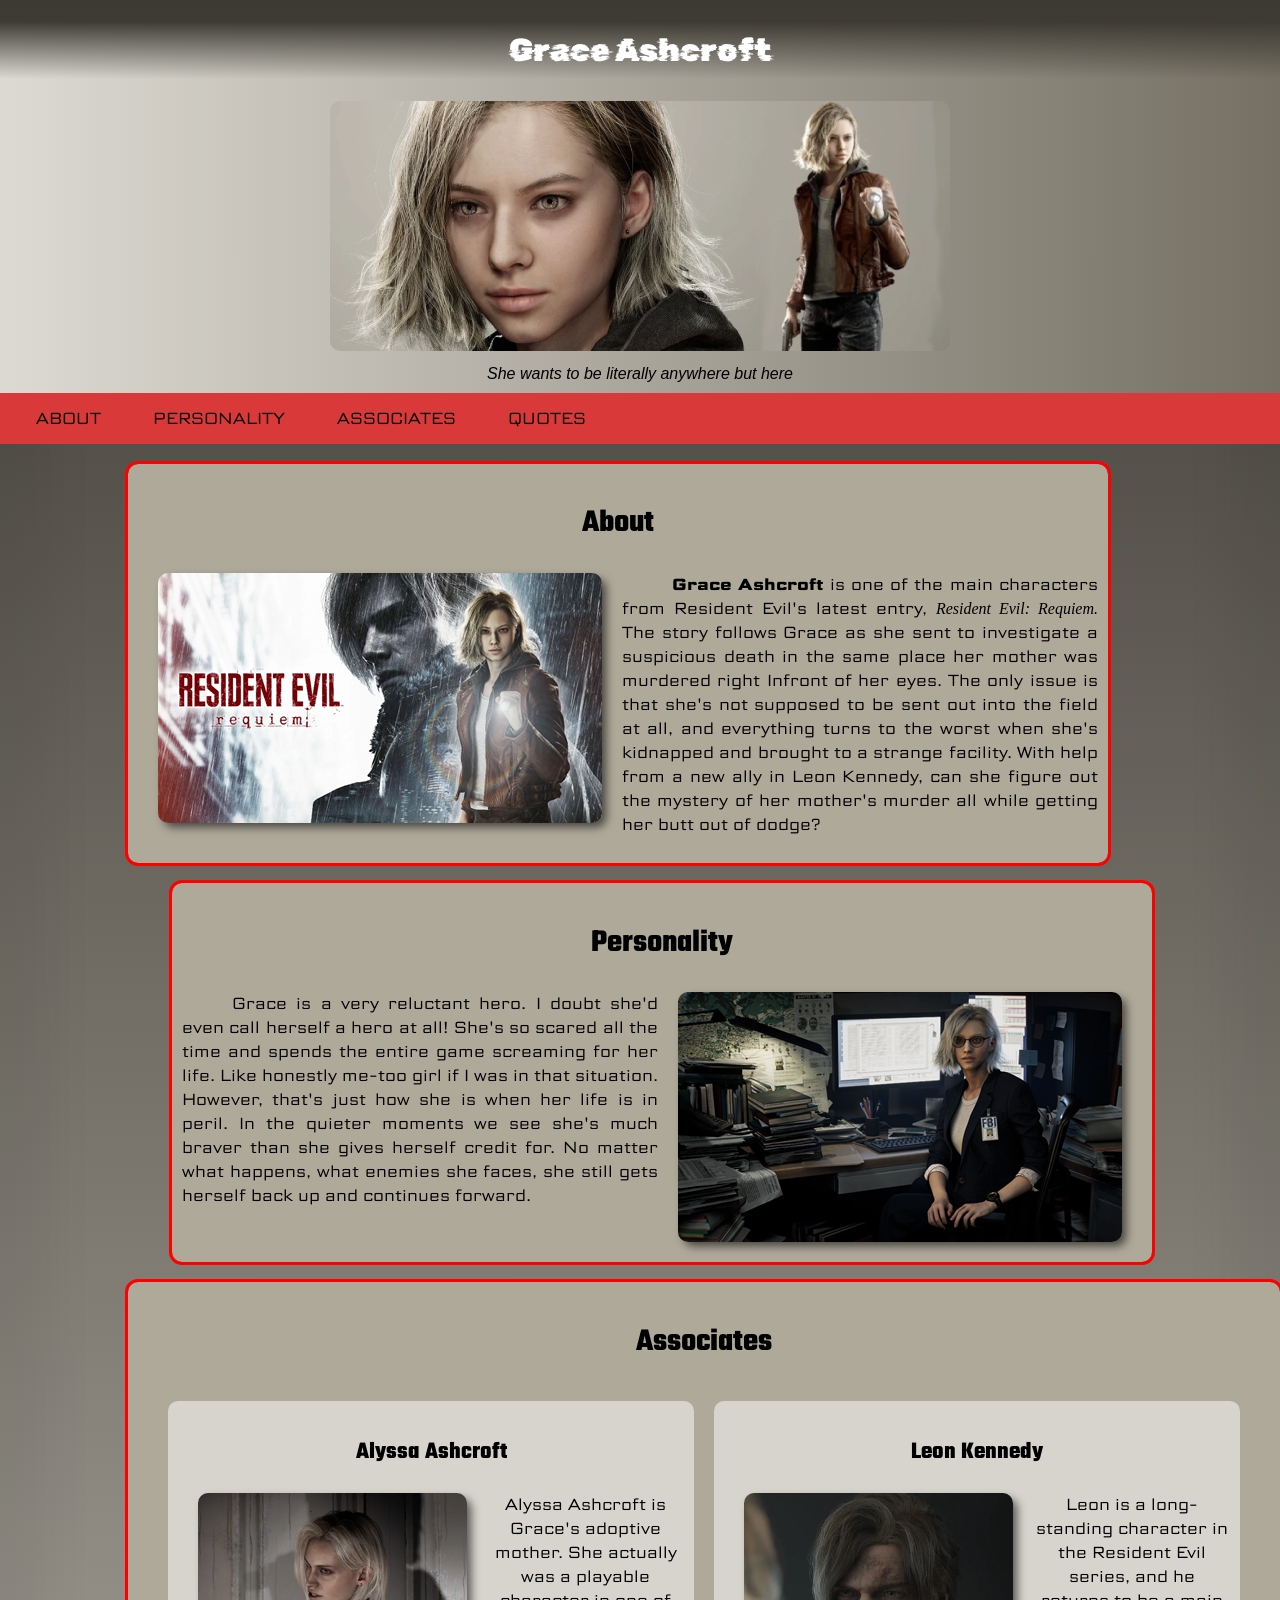
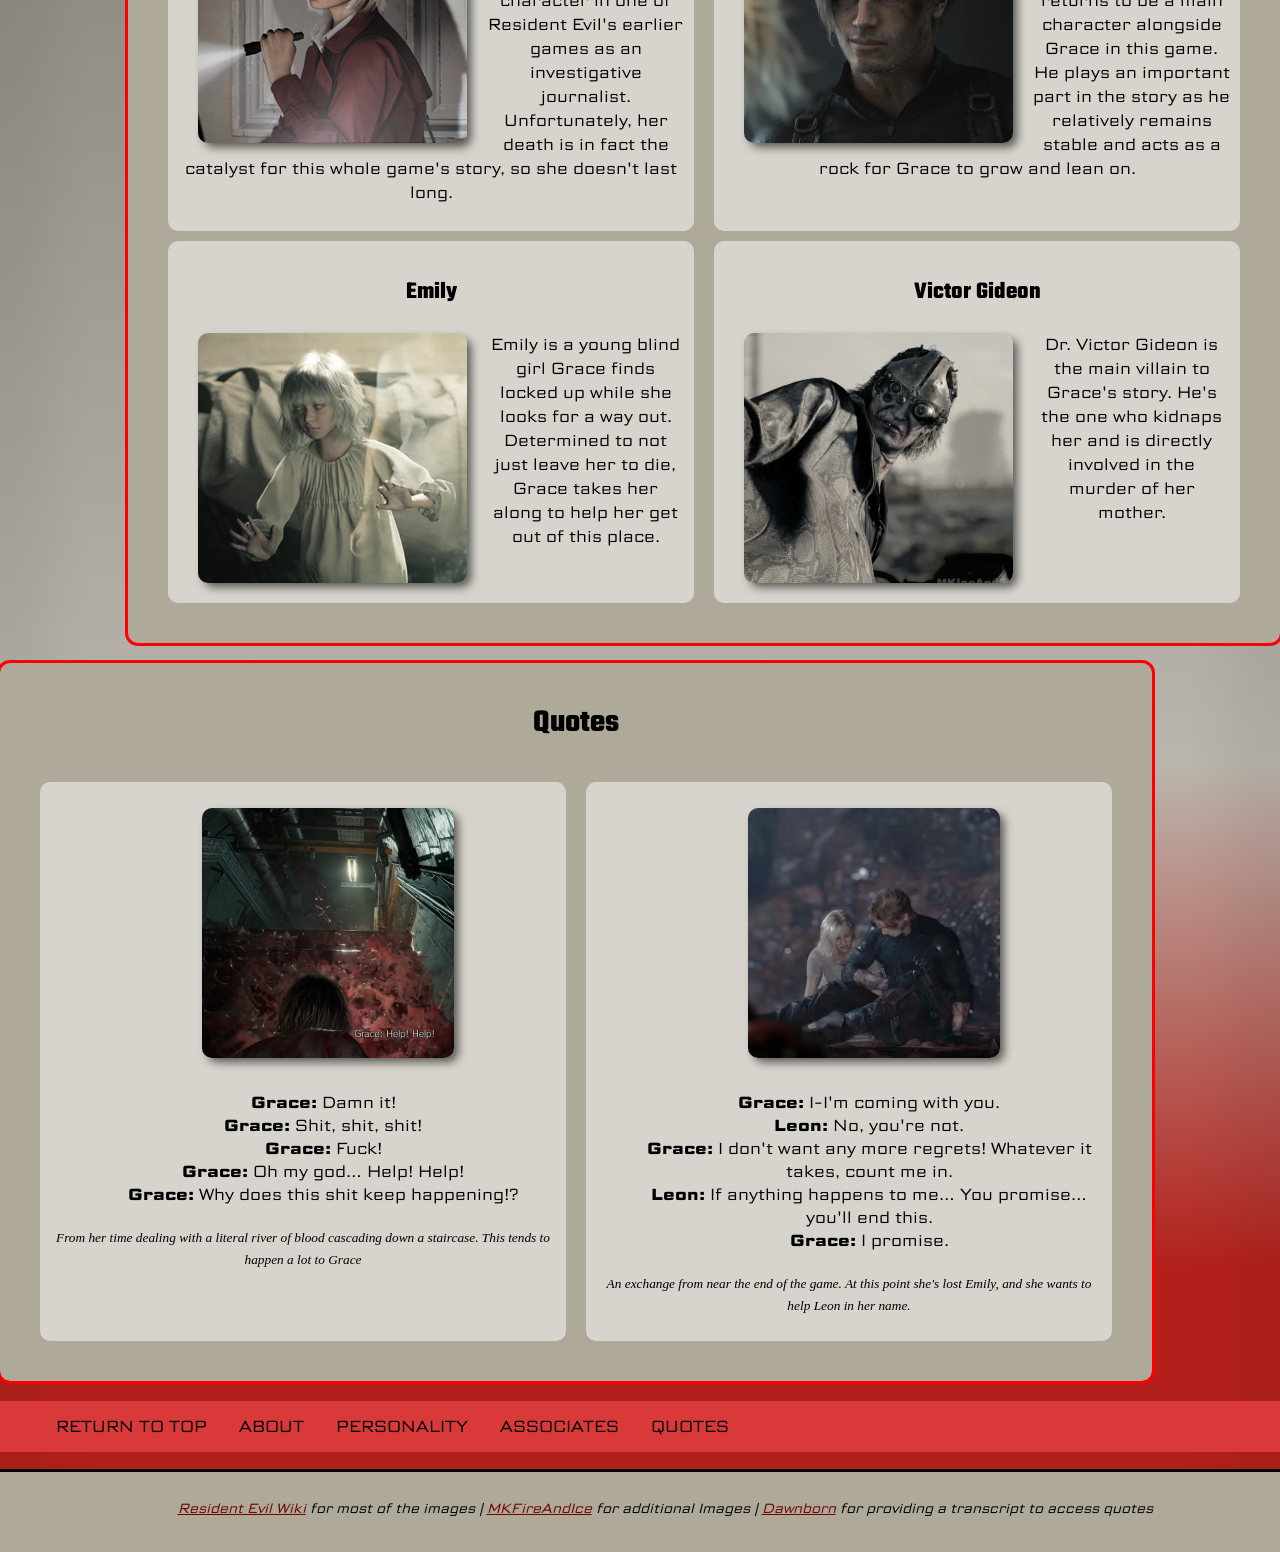
<file: 3_CharacterSprint/index.html>
<!DOCTYPE html>
<html lang="en">

<head>
    <meta charset="UTF-8">
    <meta name="viewport" content="width=device-width, initial-scale=1.0">
    <title>Grace Ashcroft</title>
    <link rel="stylesheet" href="css/mystyle.css">
</head>

<body>
    <header>
        <h1 id="top"> Grace Ashcroft </h1>
        <img src="images/AshcroftHeader.png" alt="A headshot and fullbody of Grace"><br><i>She wants to be literally
            anywhere but here</i>

    </header>
    <!-- ------------------------------------------------------ -->
    <nav>
        <ul>
            <li><a href="#about">ABOUT</a></li>
            <li><a href="#personality">PERSONALITY</a></li>
            <li><a href="#associates">ASSOCIATES</a></li>
            <li><a href="#quotes">QUOTES</a></li>
        </ul>
    </nav>


    <!------------------------->

    <section id="about" class="bg-dark">
        <h2>About</h2>
        <img src="images/About.png" alt="The main logo for the game Resident Evil: Requium" class="floatLeft">
        <p>
            <b>Grace Ashcroft</b> is one of the main characters from Resident Evil's latest entry, <i>Resident Evil:
                Requiem.</i> The story follows Grace as she sent to investigate a suspicious death in the same place her
            mother was murdered right Infront of her eyes. The only issue is that she's not supposed to be sent out into
            the field at all, and everything turns to the worst when she's kidnapped and brought to a strange facility.
            With help from a new ally in Leon Kennedy, can she figure out the mystery of her mother's murder all while
            getting her butt out of dodge?
        </p>

    </section>

    <!--------------------------------------------------------->
    <section id="personality" class="bg-light">
        <h2>Personality</h2>
        <img src="images/Personality.png" alt="Grace ashcroft at her desk, it is very messy." class="floatRight">
        <p>
            Grace is a very reluctant hero. I doubt she'd even call herself a hero at all! She's so scared all the time
            and spends the entire game screaming for her life. Like honestly me-too girl if I was in that situation.
            However, that's just how she is when her life is in peril. In the quieter moments we see she's much braver
            than she gives herself credit for. No matter what happens, what enemies she faces, she still gets herself
            back up and continues forward.
        </p>
    </section>

    <!--------------------------------------------------------->
    <section id="associates" class="ass">
        <h2>Associates</h2>
        <div class="containter-ass">
            <div>
                <h3>Alyssa Ashcroft</h3>
                <img src="images/Alyssa.png" alt="Alyssa holding a flashlight">
                <p>
                    Alyssa Ashcroft is Grace's adoptive mother. She actually was a playable character in one of Resident
                    Evil's
                    earlier games as an investigative journalist. Unfortunately, her death is in fact the catalyst for
                    this
                    whole game's story, so she doesn't last long.
                </p>
            </div>

            <div>
                <h3>Leon Kennedy</h3>
                <img src="images/Leon.png" alt="Leon looking resolved">
                <p>
                    Leon is a long-standing character in the Resident Evil series, and he returns to be a main character
                    alongside Grace in this game. He plays an important part in the story as he relatively remains
                    stable
                    and
                    acts as a rock for Grace to grow and lean on.
                </p>
            </div>
            <br>
            <div>
                <h3>Emily</h3>

                <img src="images/Emily.png" alt="Emily behind protective glass">

                <p>
                    Emily is a young blind girl Grace finds locked up while she looks for a way out. Determined to not
                    just
                    leave her to die, Grace takes her along to help her get out of this place.
                </p>
            </div>

            <div>
                <h3>Victor Gideon</h3>

                <img src="images/Victor Gideon.png" alt="Gideon looking back while shooting on a bike">

                <p>
                    Dr. Victor Gideon is the main villain to Grace's story. He's the one who kidnaps her and is directly
                    involved in the murder of her mother.
                </p>
            </div>
        </div>
    </section>

    <!--------------------------------------------------------->
    <section id="quotes" class="quotes">
        <h2>Quotes</h2>
        <div class="containter-quotes">
            <div>
                <p>
                    <img src="images/Blood.png" alt="Grace running up a staircase with a torrent of blood coming down">

                <ul>
                    <li><b>Grace:</b> Damn it! </li>
                    <li><b>Grace:</b> Shit, shit, shit! </li>
                    <li><b>Grace:</b> Fuck! </li>
                    <li><b>Grace:</b> Oh my god… Help! Help! </li>
                    <li><b>Grace:</b> Why does this shit keep
                        happening!?</li>
                </ul>
                <br>
                <sub>
                    <i>From her time dealing with a literal river of blood cascading down a staircase. This tends to
                        happen
                        a
                        lot to Grace</i>
                </sub>
                </p>
            </div>

            <div>
                <p>
                    <img src="images/Help.png" alt="Grace taking care of Leon after he was passed out">
                    <br>
                <ul>
                    <li><b>Grace:</b> I-I'm coming with you.</li>
                    <li><b>Leon:</b> No, you're not.</li>
                    <li><b>Grace:</b> I don't want any more regrets! Whatever it takes, count me in.</li>
                    <li><b>Leon:</b> If anything happens to me… You promise… you'll end this.</li>
                    <li><b>Grace:</b> I promise.</li>

                </ul>

                <br>


                <sub>
                    <i> An exchange from near the end of the game. At this point she's lost Emily, and she wants to help
                        Leon in
                        her name.</i>
                </sub>
                </p>
            </div>
        </div>
    </section>





    <!--------------------------------------------------------->

    <footer>
        <ul>
            <li><a href="#top">RETURN TO TOP</a></li>
            <li><a href="#about">ABOUT</a></li>
            <li><a href="#personality">PERSONALITY</a></li>
            <li><a href="#associates">ASSOCIATES</a></li>
            <li><a href="#quotes">QUOTES</a></li>
        </ul>



    </footer>
    <!--------------------------------------------------------->

    <section id="references" class="references">
        <p>
            <sup>
                <i><a href="https://residentevil.fandom.com/wiki/Resident_Evil_Requiem/gallery" target="_blank">
                        Resident
                        Evil Wiki</a> for most of the images |
                    <a href="https://www.youtube.com/watch?v=H4j5H_g-qeU" target="_blank">MKFireAndIce</a> for
                    additional
                    Images |
                    <a href="https://www.dawnborn.com/game-transcripts/resident-evil-9-requiem-game-transcript-all-dialogues/"
                        target="_blank">Dawnborn</a> for providing a transcript to access quotes</i>
            </sup>
        </p>
    </section>
</body>

</html>
</file>
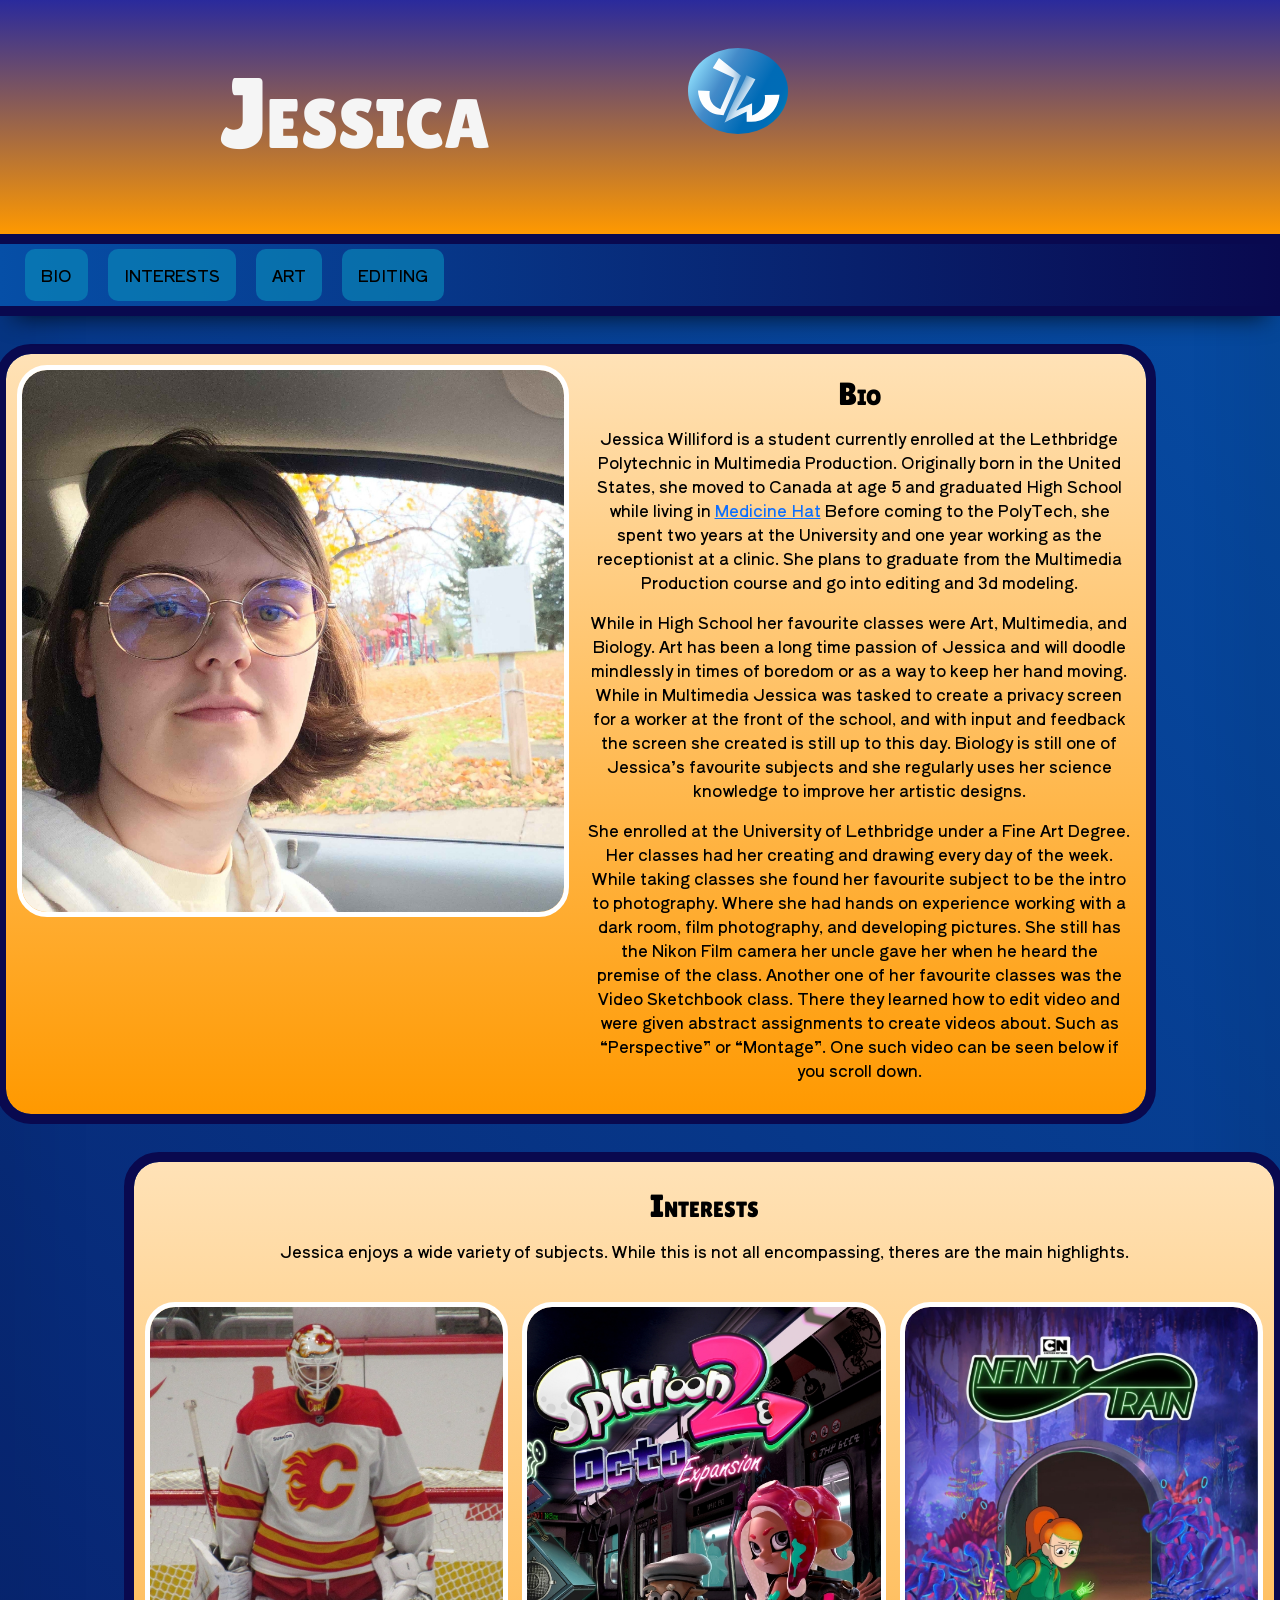
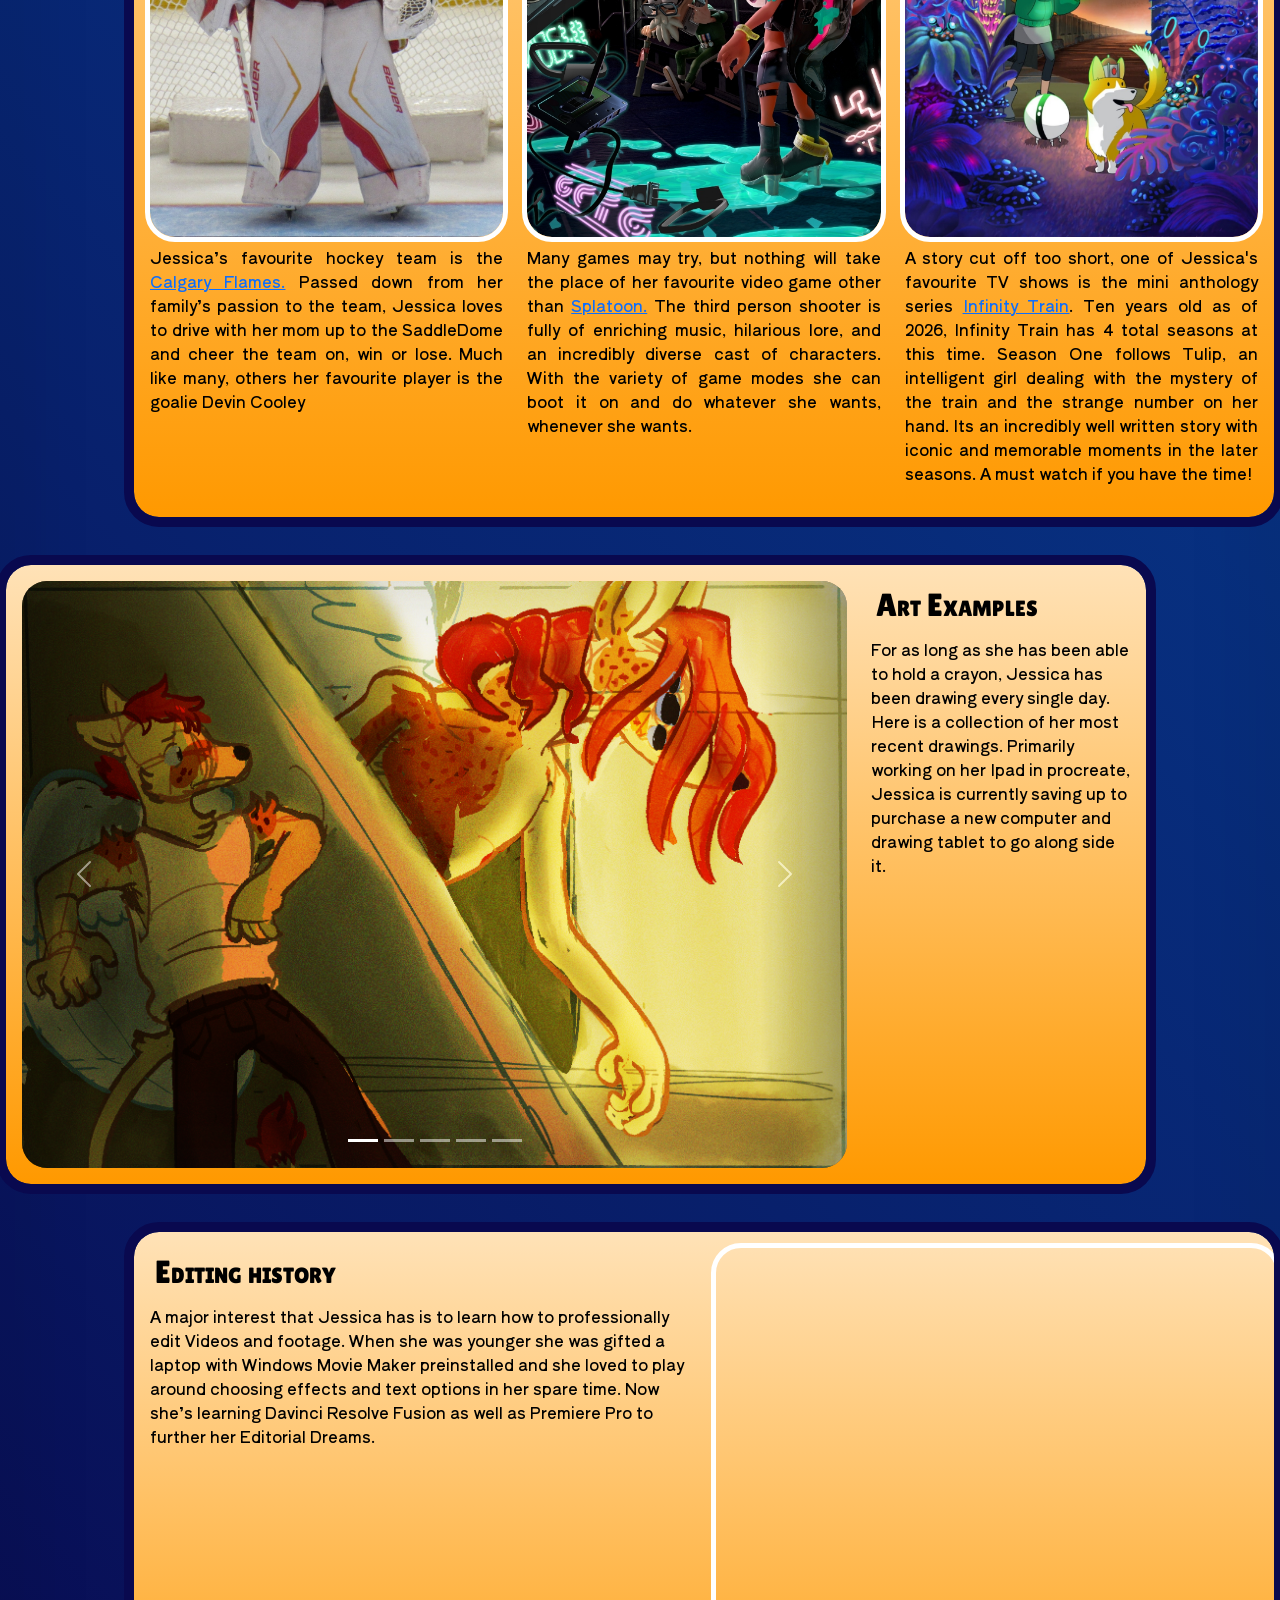
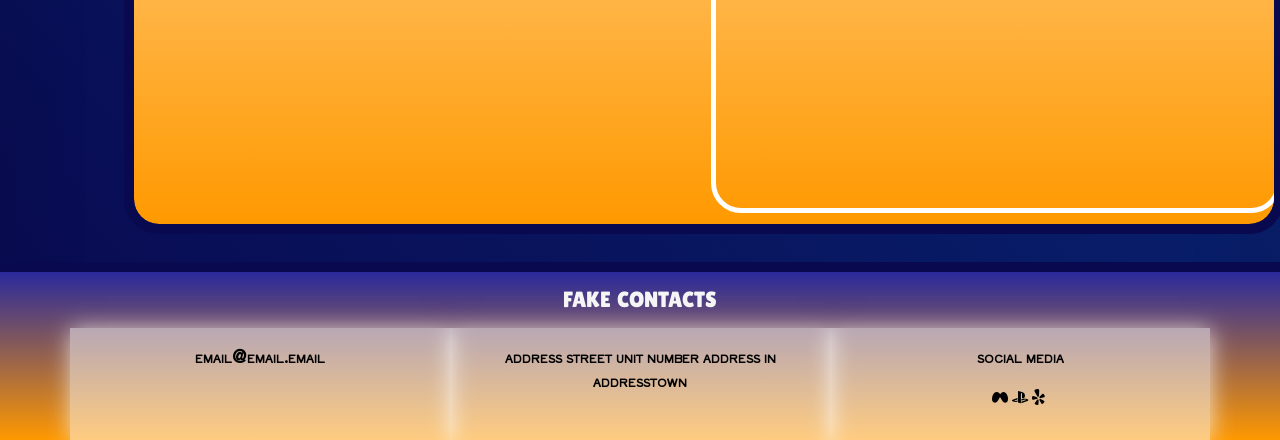
<file: 8_bio/index.html>
<!DOCTYPE html>
<html lang="en">

<head>
    <meta charset="UTF-8">
    <meta name="viewport" content="width=device-width, initial-scale=1.0">
    <title> Bio </title>

    <!-- Latest compiled and minified CSS -->
    <link href="https://cdn.jsdelivr.net/npm/bootstrap@5.3.8/dist/css/bootstrap.min.css" rel="stylesheet">

    <!-- Latest compiled JavaScript -->
    <script src="https://cdn.jsdelivr.net/npm/bootstrap@5.3.8/dist/js/bootstrap.bundle.min.js"></script>

    <link rel="stylesheet" href="CSS/Bio.css">

    <!-- Icon Font -->
    <link rel="stylesheet" href="https://cdn.jsdelivr.net/npm/bootstrap-icons@1.13.2/font/bootstrap-icons.min.css">

    <link rel="preconnect" href="https://fonts.googleapis.com">
    <link rel="preconnect" href="https://fonts.gstatic.com" crossorigin>
    <link href="https://fonts.googleapis.com/css2?family=Lilita+One&family=Shippori+Antique+B1&display=swap"
        rel="stylesheet">
</head>



<body>

    <header>
        <div class="container">
            <div class="row text-center">
                <div class="col-sm-6 p-5">
                    <h1> Jessica</h1>
                </div>
                <div class="col-sm-6 p-5">
                    <img src="images/Logo.svg" width="100" class="img-fluid" alt="Logo">
                </div>
            </div>
        </div>
    </header>

    <nav>
        <ul>
            <li><a href="#bio">BIO</a></li>
            <li><a href="#interests">INTERESTS</a></li>
            <li><a href="#art">ART</a></li>
            <li><a href="#editing">EDITING</a></li>
        </ul>
    </nav>

    <section class="bio" id="bio">
        <div class="container p-3 mt-5">

            <div class="row text-center">
                <div class="col-sm-6">
                    <img src="images/BioPhoto.jpg" class="img-fluid" height="500">
                </div>
                <div class="col-sm-6">
                    <h2>Bio</h2>
                    <p>Jessica Williford is a student currently enrolled at the Lethbridge Polytechnic in Multimedia
                        Production. Originally born in the United States, she moved to Canada at age 5 and graduated
                        High School while living in <a href="https://www.medicinehat.ca/" target=" _blank">Medicine
                            Hat</a> Before coming to the PolyTech, she spent two years
                        at the University and one year working as the receptionist at a clinic. She plans to graduate
                        from the Multimedia Production course and go into editing and 3d modeling.</p>
                    <p>While in High School her favourite classes were Art, Multimedia, and Biology. Art has been a long
                        time passion of Jessica and will doodle mindlessly in times of boredom or as a way to keep her
                        hand moving. While in Multimedia Jessica was tasked to create a privacy screen for a worker at
                        the front of the school, and with input and feedback the screen she created is still up to this
                        day. Biology is still one of Jessica’s favourite subjects and she regularly uses her science
                        knowledge to improve her artistic designs.</p>
                    <p>She enrolled at the University of Lethbridge under a Fine Art Degree. Her classes had her
                        creating and drawing every day of the week. While taking classes she found her favourite subject
                        to be the intro to photography. Where
                        she had hands on experience working with a dark room, film photography, and developing pictures.
                        She still has the Nikon Film camera her uncle gave her when he heard the premise of the class.
                        Another one of her favourite classes was the Video Sketchbook class. There they learned how to
                        edit video and were given abstract assignments to create videos about. Such as “Perspective” or
                        “Montage”. One such video can be seen below if you scroll down.</p>
                </div>
            </div>
        </div>


    </section>

    <section class="interests" id="interests">
        <div class="container p-3 mt-5">

            <div class="row">
                <div class="col-sm-12 py-1 mb-2 text-center">
                    <h2>Interests</h2>
                    <p>Jessica enjoys a wide variety of subjects. While this is not all encompassing, theres are the
                        main highlights.</p>
                </div>
            </div>
            <div class="row">
                <div class="col-sm-4 interest-img pt-3 justi">
                    <img src="images/Interests1.jpg" alt="photo of goalie Devin Cooley" class="img-fluid mb-2">
                    <p>Jessica’s favourite hockey team is the <a href="https://www.nhl.com/flames/"
                            target="_blank">Calgary Flames.</a> Passed down from her family’s passion to
                        the team, Jessica loves to drive with her mom up to the SaddleDome and cheer the team on, win or
                        lose.
                        Much like many, others her favourite player is the goalie Devin Cooley</p>
                </div>
                <div class="col-sm-4 interest-img pt-3">
                    <img src="images/Interests2.jpg" alt="Splash Art for Splatoon 2: Octo Expansion"
                        class="img-fluid mb-2">
                    <p> Many games may try, but nothing will take the place of her favourite video game other than
                        <a href="https://www.nintendo.com/us/store/products/splatoon-2-octo-expansion-70070000001541-switch/"
                            target="_blank">Splatoon.</a>
                        The third person shooter is fully of enriching music, hilarious lore, and an
                        incredibly diverse cast of characters. With the variety of game modes she can boot it on and do
                        whatever she wants, whenever she wants.
                    </p>
                </div>
                <div class="col-sm-4 interest-img pt-3">
                    <img src="images/interests4.jpg" class="img-fluid mb-2">
                    <p> A story cut off too short, one of Jessica's favourite TV shows is the mini anthology series
                        <a href="https://www.imdb.com/title/tt8146754/" target="_blank">Infinity Train</a>. Ten years
                        old as of 2026, Infinity Train has 4 total seasons at this time.
                        Season One follows Tulip, an intelligent girl dealing with the mystery of the train and the
                        strange number on her hand. Its an incredibly well written story with iconic and memorable
                        moments in the later seasons. A must watch if you have the time!
                    </p>
                </div>



            </div>
        </div>

    </section>

    <section class="art" id="art">
        <div class="container p-3 mt-5 ">

            <div class="row">

                <div class="col-sm-9 align-content-center text-center">


                    <!-- Carousel -->
                    <div id="demo" class="carousel slide" data-bs-ride="carousel">

                        <!-- Indicators/dots -->
                        <div class="carousel-indicators">
                            <button type="button" data-bs-target="#demo" data-bs-slide-to="0" class="active"></button>
                            <button type="button" data-bs-target="#demo" data-bs-slide-to="1"></button>
                            <button type="button" data-bs-target="#demo" data-bs-slide-to="2"></button>
                            <button type="button" data-bs-target="#demo" data-bs-slide-to="3"></button>
                            <button type="button" data-bs-target="#demo" data-bs-slide-to="4"></button>
                        </div>

                        <!-- The slideshow/carousel -->
                        <div class="carousel-inner">
                            <div class="carousel-item active">
                                <img src="images/Art1.png" alt="1" class=" img-fluid">
                            </div>
                            <div class="carousel-item">
                                <img src="images/Art2.png" alt="2" class=" img-fluid">
                            </div>
                            <div class="carousel-item">
                                <img src="images/Art3.png" alt="3" class=" img-fluid">
                            </div>
                            <div class="carousel-item">
                                <img src="images/Art4.png" alt="4" class=" img-fluid">
                            </div>
                            <div class="carousel-item">
                                <img src="images/Art5.png" alt="5" class=" img-fluid">
                            </div>
                        </div>

                        <!-- Left and right controls/icons -->
                        <button class="carousel-control-prev" type="button" data-bs-target="#demo" data-bs-slide="prev">
                            <span class="carousel-control-prev-icon"></span>
                        </button>
                        <button class="carousel-control-next" type="button" data-bs-target="#demo" data-bs-slide="next">
                            <span class="carousel-control-next-icon"></span>
                        </button>
                    </div>
                </div>


                <div class="col-sm-3">
                    <h2> Art Examples</h2>
                    <p> For as long as she has been able to hold a crayon, Jessica has been drawing every single day.
                        Here is a collection of her most recent drawings. Primarily working on her Ipad in procreate,
                        Jessica is currently saving up to purchase a new computer and drawing tablet to go along side
                        it. </p>
                </div>
            </div>
        </div>
    </section>

    <section class="editing" id="editing">
        <div class="container p-3 mt-5">

            <div class="row">
                <div class="col-sm-6">
                    <h2> Editing history</h2>
                    <p> A major interest that Jessica has is to learn how to professionally edit Videos and footage.
                        When she was younger she was gifted a laptop with Windows Movie Maker preinstalled and she loved
                        to play around choosing effects and text options in her spare time. Now she’s learning Davinci
                        Resolve Fusion as well as Premiere Pro to further her Editorial Dreams.</p>
                </div>
                <div class="col-sm-6 text-center">
                    <iframe width="560" height="560" src="https://www.youtube.com/embed/FNmcmXKYW4c?si=DssuD6G9-9joZ95Z"
                        title="YouTube video player" frameborder="0"
                        allow="accelerometer; autoplay; clipboard-write; encrypted-media; gyroscope; picture-in-picture; web-share"
                        referrerpolicy="strict-origin-when-cross-origin" allowfullscreen></iframe>

                </div>
            </div>
        </div>
    </section>


    <footer>
        <div class="container">
            <div class="row mt-5 text-center">
                <div class="col-sm-12">
                    <h2> fake contacts</h2>
                </div>
            </div>
            <div class="row">
                <div class="col-sm-4 p-3 footer-info">
                    <p>email@email.email</p>
                </div>
                <div class="col-sm-4 footer-info p-3">
                    <p> address street unit number address in addresstown</p>
                </div>
                <div class="col-sm-4 footer-info p-3">
                    <p>social media</p>
                    <p>
                        <i class="bi bi-meta"></i>
                        <i class="bi bi-playstation"></i>
                        <i class="bi bi-yelp"></i>
                    </p>
                </div>
            </div>
        </div>
    </footer>

</body>




</html>
</file>
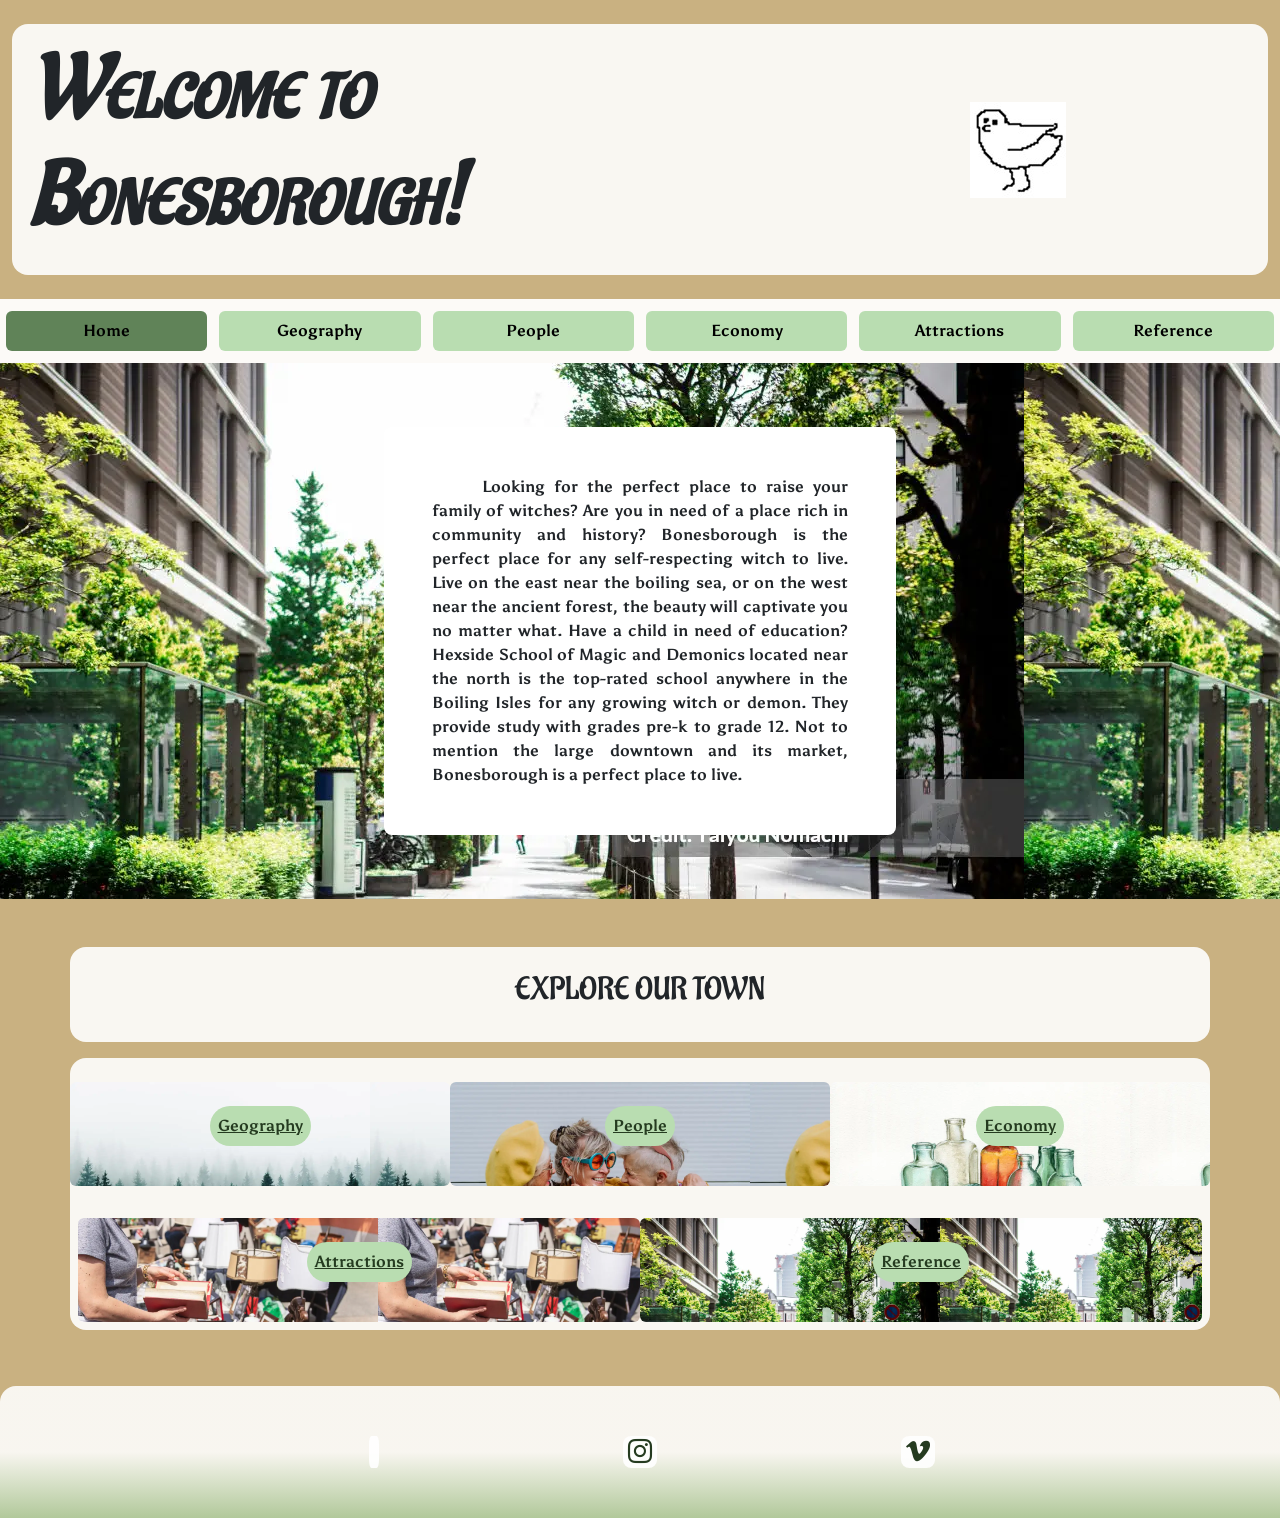
<file: 9_Bonesbourgh/index.html>
<!DOCTYPE html>
<html lang="en">

<head>
    <meta charset="UTF-8">
    <meta name="viewport" content="width=device-width, initial-scale=1.0">
    <title>Home</title>

    <!-- Latest compiled and minified CSS -->
    <link href="https://cdn.jsdelivr.net/npm/bootstrap@5.3.8/dist/css/bootstrap.min.css" rel="stylesheet">

    <!-- Latest compiled JavaScript -->
    <script src="https://cdn.jsdelivr.net/npm/bootstrap@5.3.8/dist/js/bootstrap.bundle.min.js"></script>

    <link href="Css/bones.css" rel="stylesheet">

    <link rel="stylesheet" href="https://cdn.jsdelivr.net/npm/bootstrap-icons@1.13.2/font/bootstrap-icons.min.css">
    <!-- ************* -->
    <link rel="preconnect" href="https://fonts.googleapis.com">
    <link rel="preconnect" href="https://fonts.gstatic.com" crossorigin>
    <link href="https://fonts.googleapis.com/css2?family=Aladin&family=Asul:wght@400;700&display=swap" rel="stylesheet">
    <!-- ////////////////// -->

</head>




<body class="">
    <header>
        <div class="container-fluid p-4">
            <div class="row rounded-4">
                <div class="col-sm-9 p-3">
                    <h1> Welcome to <br> Bonesborough!</h1>
                </div>
                <div class="col-sm-3 p-3 m-auto">
                    <img src="images/temp.jpg">
                </div>
            </div>
        </div>

    </header>

    <nav class="sticky-top py-2">
        <ul class="nav nav-pills nav-justified">
            <li class="nav-item">
                <a class="nav-link bg-primary" href="index.html">Home</a>
            </li>
            <li class="nav-item">
                <a class="nav-link bg-primary-subtle" href="geography.html">Geography</a>
            </li>
            <li class="nav-item">
                <a class="nav-link bg-primary-subtle" href="people.html">People</a>
            </li>
            <li class="nav-item">
                <a class="nav-link bg-primary-subtle" href="economy.html">Economy</a>
            </li>
            <li class="nav-item">
                <a class="nav-link bg-primary-subtle" href="attractions.html">Attractions</a>
            </li>
            <li class="nav-item">
                <a class="nav-link bg-primary-subtle" href="references.html">Reference</a>
            </li>
        </ul>
    </nav>

    <section>
        <div class="container-fluid rounded-4">
            <div class="row image123">
                <div class="col-sm-3 text-center">

                </div>
                <div class=" col-md-6 p-5">
                    <p class="p-5 m-3 bg-white rounded-3 text-break longparagraph"> Looking for the perfect place to
                        raise
                        your family of
                        witches?
                        Are you in need of a place rich in community and history? Bonesborough is the perfect place for
                        any self-respecting witch to live. Live on the east near the boiling sea, or on the west near
                        the ancient forest, the beauty will captivate you no matter what. Have a child in need of
                        education? Hexside School of Magic and Demonics located near the north is the top-rated school
                        anywhere in the Boiling Isles for any growing witch or demon. They provide study with grades
                        pre-k to grade 12. Not to mention the large downtown and its market, Bonesborough is a perfect
                        place to live.</p>
                </div>
                <div class="col-sm-3"></div>
            </div>
        </div>
    </section>



    <section>
        <div class="container pt-5 ">
            <div class="row p-4 rounded-4">
                <div class="col-sm-12 text-center ">
                    <h2>EXPLORE OUR TOWN</h2>
                </div>
            </div>
            <div class="row text-center py-4 mt-3 rounded-top-4">
                <div class="imagegeography col-sm-4 p-4 d-flex rounded-2  justify-content-center">
                    <a href="geography.html">
                        <p class=" p-2  rounded-pill bg-primary-subtle">
                            Geography </p>
                    </a>

                </div>
                <div class="imagepeople col-sm-4 p-4 d-flex rounded-2  justify-content-center">
                    <a href="people.html">
                        <p class=" p-2  rounded-pill bg-primary-subtle">
                            People </p>
                    </a>
                </div>
                <div class="imageeconomy col-sm-4 p-4 d-flex rounded-2  justify-content-center">
                    <a href="economy.html">
                        <p class=" p-2  rounded-pill bg-primary-subtle">
                            Economy </p>
                    </a>
                </div>
            </div>
            <!-- ------- -->
            <div class="row text-center mb-2 p-2 rounded-bottom-4">
                <div class="imageattraction col-sm-6 p-4 d-flex rounded-2  justify-content-center">
                    <a href="attractions.html">
                        <p class=" p-2  rounded-pill bg-primary-subtle">
                            Attractions </p>
                    </a>
                </div>
                <div class="imagereference col-sm-6 p-4 d-flex rounded-2  justify-content-center border-white border-5">
                    <a href="references.html">
                        <p class=" p-2  rounded-pill bg-primary-subtle">
                            Reference </p>
                    </a>
                </div>
            </div>
        </div>
    </section>


    <footer>
        <div class="container-fluid pt-5">
            <div class="row rounded-top-4 ">
                <div class="col-sm-4 footer123 p-5 d-flex justify-content-end ">
                    <a href="https://bsky.app/" target="_blank"><i class="bi bi-bluesky"></i></a>

                </div>
                <div class="col-sm-4 footer123 p-5 d-flex justify-content-center ">
                    <a href="https://www.instagram.com/" target="_blank"> <i class="bi bi-instagram"></i></a>
                </div>
                <div class="col-sm-4 footer123 p-5 d-flex justify-content-between ">
                    <a href="https://vimeo.com/" target="_blank"><i class="bi bi-vimeo"></i></a>
                </div>
            </div>
        </div>
    </footer>

</body>

</html>
</file>
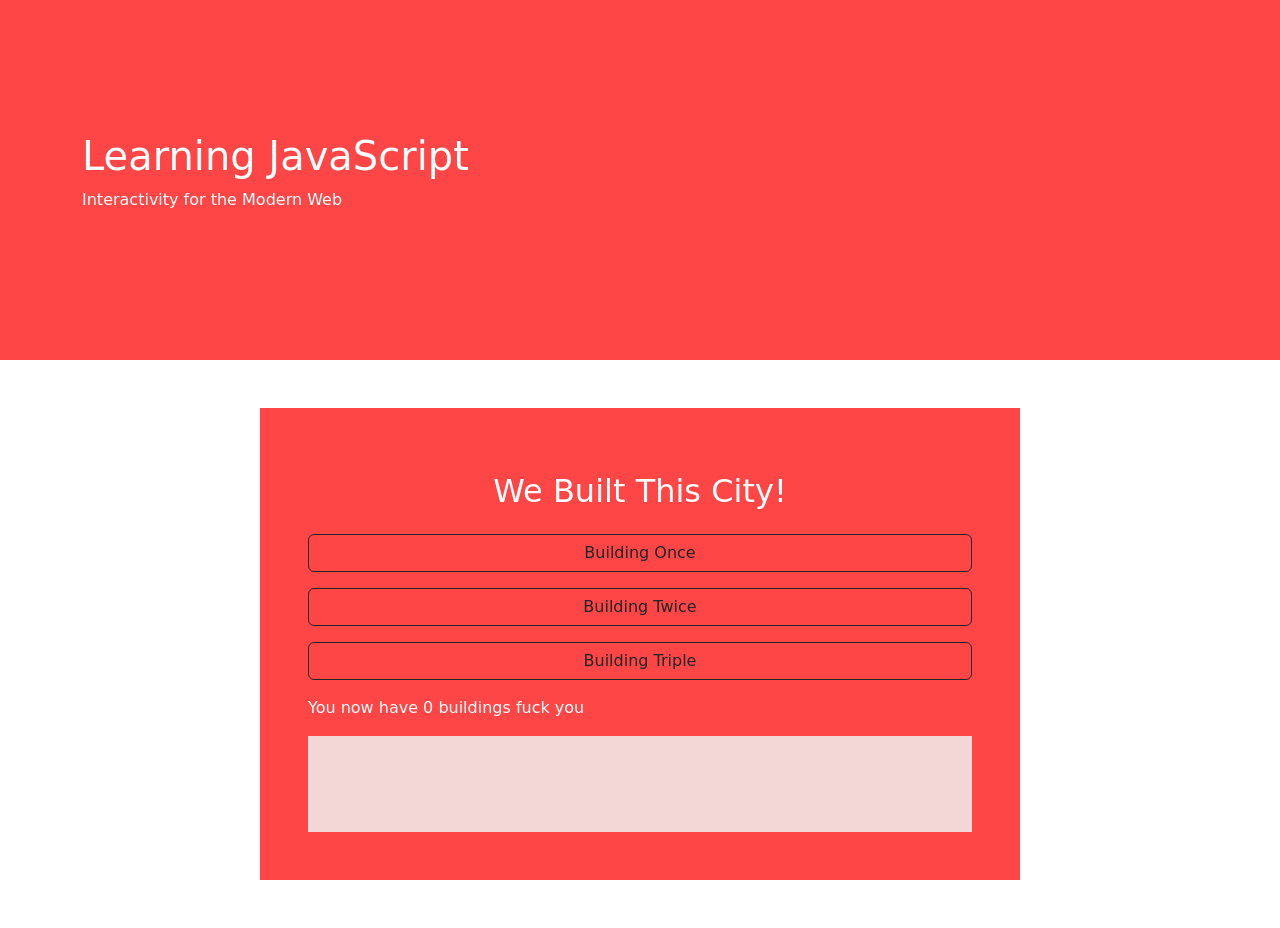
<file: buttonClickCity/index.html>
<!DOCTYPE html>
<html lang="en">

<head>
    <meta charset="UTF-8">
    <meta http-equiv="X-UA-Compatible" content="IE=edge">
    <meta name="viewport" content="width=device-width, initial-scale=1.0">

    <title>Intro to Javascript</title>

    <!-- Latest compiled and minified CSS -->
    <link href="https://cdn.jsdelivr.net/npm/bootstrap@5.3.3/dist/css/bootstrap.min.css" rel="stylesheet">

    <!-- My CSS -->
    <link rel="stylesheet" href="css/build.css">

    <!-- Latest compiled JavaScript -->
    <script src="https://cdn.jsdelivr.net/npm/bootstrap@5.3.3/dist/js/bootstrap.bundle.min.js"></script>

</head>

<body>

    <!----------------------------- Header -------------------------------------------->
    <header class="bg-main">
        <div class="container">
            <div class="row align-items-center customHeight">
                <div class="col-sm-6 text-white">
                    <h1>Learning JavaScript</h1>
                    <p>Interactivity for the Modern Web</p>
                </div>
            </div>
        </div>
    </header>

    <section>
        <div class="container py-5">
            <div class="row">
                <div id="column1" class="col-sm-8 mx-auto bg-main p-5 text-white">
                    <!---------------------The column where things will change!----------------------->
                    <h2 class="text-center py-3">We Built This City!</h2>

                    <!-- Form with only a button that will call a Javascript function -->
                    <form action="javascript:buildOne();">
                        <div class="d-grid">
                            <button type="submit" class="btn btn-outline-dark">Building Once</button>
                        </div>
                    </form>

                    <!-- Form with only a button that will call a different Javascript function -->
                    <form action="javascript:buildTwo();">
                        <div class="d-grid">
                            <button type="submit" class="btn mt-3 btn-outline-dark">Building Twice</button>
                        </div>
                    </form>
                    <!-- Form with only a button that will call a third Javascript function -->
                    <form action="javascript:buildThree();">
                        <div class="d-grid">
                            <button type="submit" class="btn mt-3 btn-outline-dark">Building Triple</button>
                        </div>
                    </form>

                    <!-- Div that will display a message about how many buildings the user put into the city -->
                    <div id="city" class="my-3"> </div>

                    <!-- Div that will display the buildings the user put into the city -->
                    <div id="cityGraphic" class="bg_city p-5"></div>

                </div>

            </div>
        </div>
    </section>


    <script src="js/build.js"></script>

    <!---------------------Your Custom Javascript----------------------->

</body>

</html>
</file>
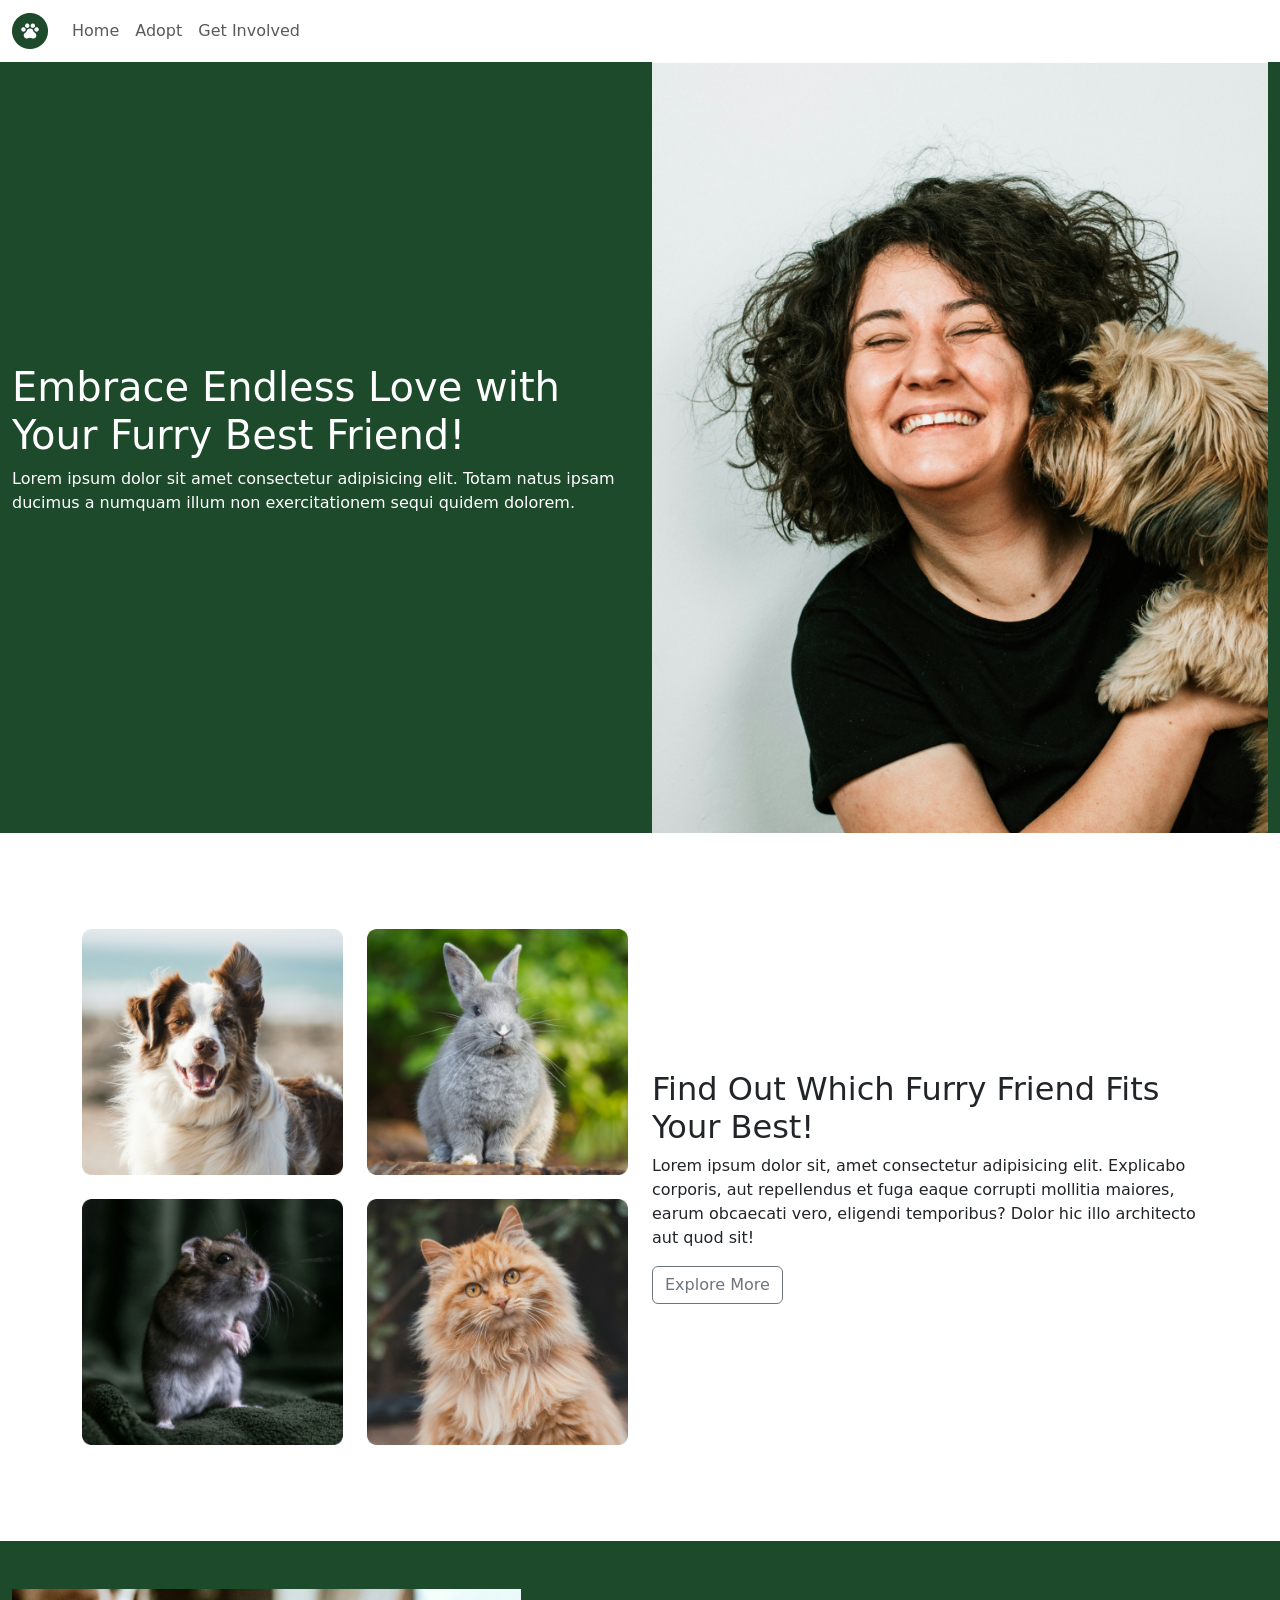
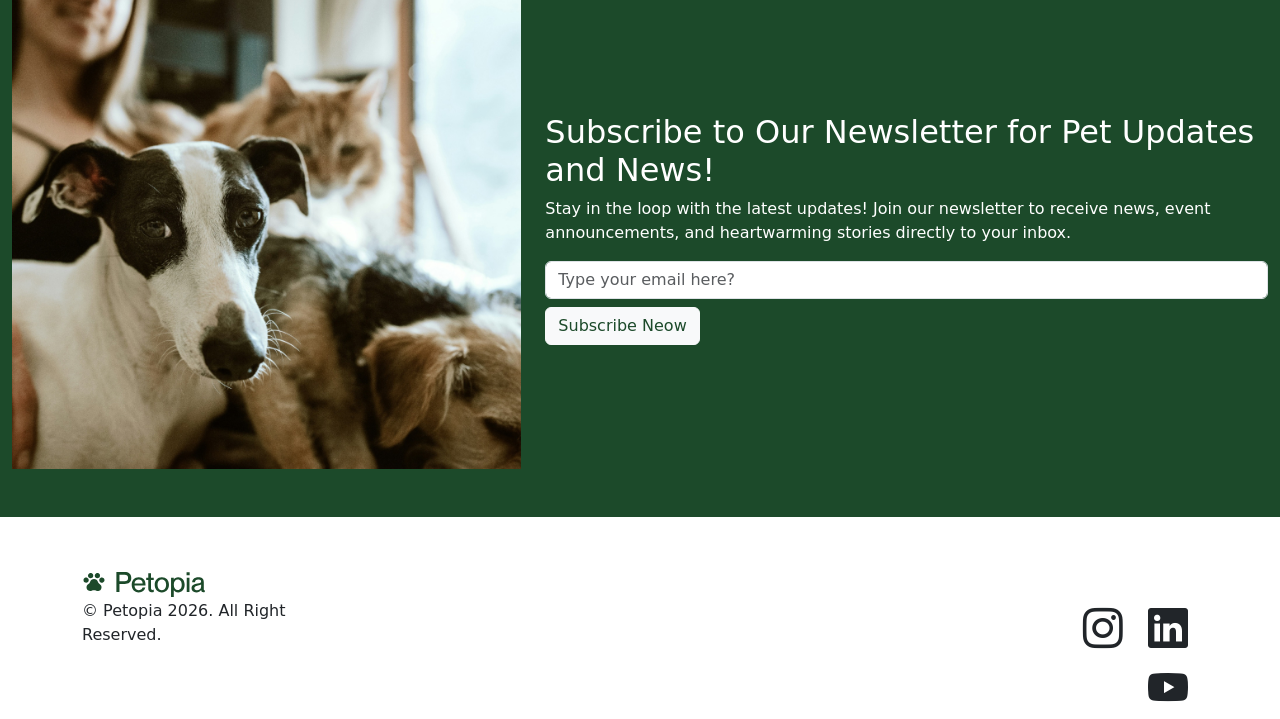
<file: petopia-site/index.html>
<!DOCTYPE html>
<html lang="en">

<head>
    <meta charset="UTF-8">
    <meta name="viewport" content="width=device-width, initial-scale=1.0">
    <title>Petopia</title>

    <!-- Latest compiled and minified CSS -->
    <link href="https://cdn.jsdelivr.net/npm/bootstrap@5.3.8/dist/css/bootstrap.min.css" rel="stylesheet">

    <link rel="stylesheet" href="https://cdn.jsdelivr.net/npm/bootstrap-icons@1.13.2/font/bootstrap-icons.min.css">

    <!-- custom css -->
    <link href="css/petStyle.css" rel="stylesheet">

    <!-- Latest compiled JavaScript -->
    <script src="https://cdn.jsdelivr.net/npm/bootstrap@5.3.8/dist/js/bootstrap.bundle.min.js"></script>

</head>

<body>

    <!-------------------Collapsing Navbar-------------->
    <nav class="navbar navbar-expand-sm bg-white navbar-light">
        <div class="container-fluid">
            <a class="navbar-brand" href="index.html">
                <img src="images/logoIcon.png" alt="Petopia">
            </a>
            <button class="navbar-toggler" type="button" data-bs-toggle="collapse" data-bs-target="#collapsibleNavbar">
                <span class="navbar-toggler-icon"></span>
            </button>
            <div class="collapse navbar-collapse" id="collapsibleNavbar">
                <ul class="navbar-nav">
                    <li class="nav-item">
                        <a class="nav-link" href="index.html">Home</a>
                    </li>
                    <li class="nav-item">
                        <a class="nav-link" href="adopt.html">Adopt</a>
                    </li>
                    <li class="nav-item">
                        <a class="nav-link" href="involved.html">Get Involved</a>
                    </li>
                </ul>
            </div>
        </div>
    </nav>


    <!-------------------Header------------------------->

    <header class="bg-primary text-white mb-5">
        <div class="container-fluid">
            <div class="row">
                <div class="col-sm-6 my-auto">
                    <h1>Embrace Endless Love with Your Furry Best Friend!</h1>
                    <p>Lorem ipsum dolor sit amet consectetur adipisicing elit. Totam natus ipsam ducimus a numquam
                        illum non exercitationem sequi quidem dolorem.</p>
                </div>
                <div class="col-sm-6">
                    <img class="img-fluid" src="images/headerImages/homeHeader.jpg"
                        alt="Person with adopted pet from Petopia">
                </div>
            </div> <!--end row-->
        </div> <!--ends container-->
    </header>
    <!-- --------------------Main Content------------ -->

    <main>
        <div class="container my-5 py-5">
            <div class="row">
                <div class="col-md-6">

                    <div class="row mb-4">
                        <div class="col-6">
                            <img class="img-fluid" src="images/fit/dog.png" alt="dog">
                        </div>
                        <div class="col-6">
                            <img class="img-fluid" src="images/fit/bunny.png" alt="bunny">
                        </div>
                    </div>
                    <div class="row">
                        <div class="col-6">
                            <img class="img-fluid" src="images/fit/gerbil.png" alt="gerbil">
                        </div>
                        <div class="col-6">
                            <img class="img-fluid" src="images/fit/cat.png" alt="cat">
                        </div>
                    </div>
                </div>

                <div class="col-md-6 my-auto">
                    <h2>Find Out Which Furry Friend Fits Your Best!</h2>
                    <p>Lorem ipsum dolor sit, amet consectetur adipisicing elit. Explicabo corporis, aut repellendus et
                        fuga eaque corrupti mollitia maiores, earum obcaecati vero, eligendi temporibus? Dolor hic illo
                        architecto aut quod sit!</p>
                    <button type="button" class="btn btn-outline-secondary">Explore More

                    </button>
                </div>
            </div>
        </div><!--ends container-->
    </main>


    <!-- -------------------Newsletter---------------- -->
    <section class="bg-primary py-5 my-5">
        <div class="container-fluid">
            <div class="row">
                <div class="col-sm-5">
                    <img class="img-fluid" src="images/newsletter.jpg" alt="Pets">
                </div>
                <div class="col-sm-7 text-white my-auto">
                    <h2>Subscribe to Our Newsletter for Pet Updates and News!</h2>

                    <p>Stay in the loop with the latest updates! Join our newsletter to receive news, event
                        announcements, and heartwarming stories directly to your inbox. </p>

                    <input type="text" class="form-control" placeholder="Type your email here?"> <button type="button"
                        class="btn btn-light text-primary mt-2">Subscribe Neow</button>
                </div>
            </div>
        </div>
    </section>
    <!-- ------------------Footer--------------------- -->
    <footer>
        <div class="container">
            <div class="row">
                <div class="col-sm-3">
                    <img class="img-fluid" src="images/logoFull.svg" alt="Petopia">
                </div>
            </div>

            <div class="row">
                <div class="col-sm-3">
                    <p>© Petopia 2026. All Right Reserved.</p>
                </div>
                <div class="col-sm-2 offset-sm-7 text-end"><i class="bi bi-instagram"></i> <i
                        class="bi bi-linkedin"></i> <i class="bi bi-youtube"></i></div>
            </div>
        </div>
    </footer>
</body>

</html>
</file>
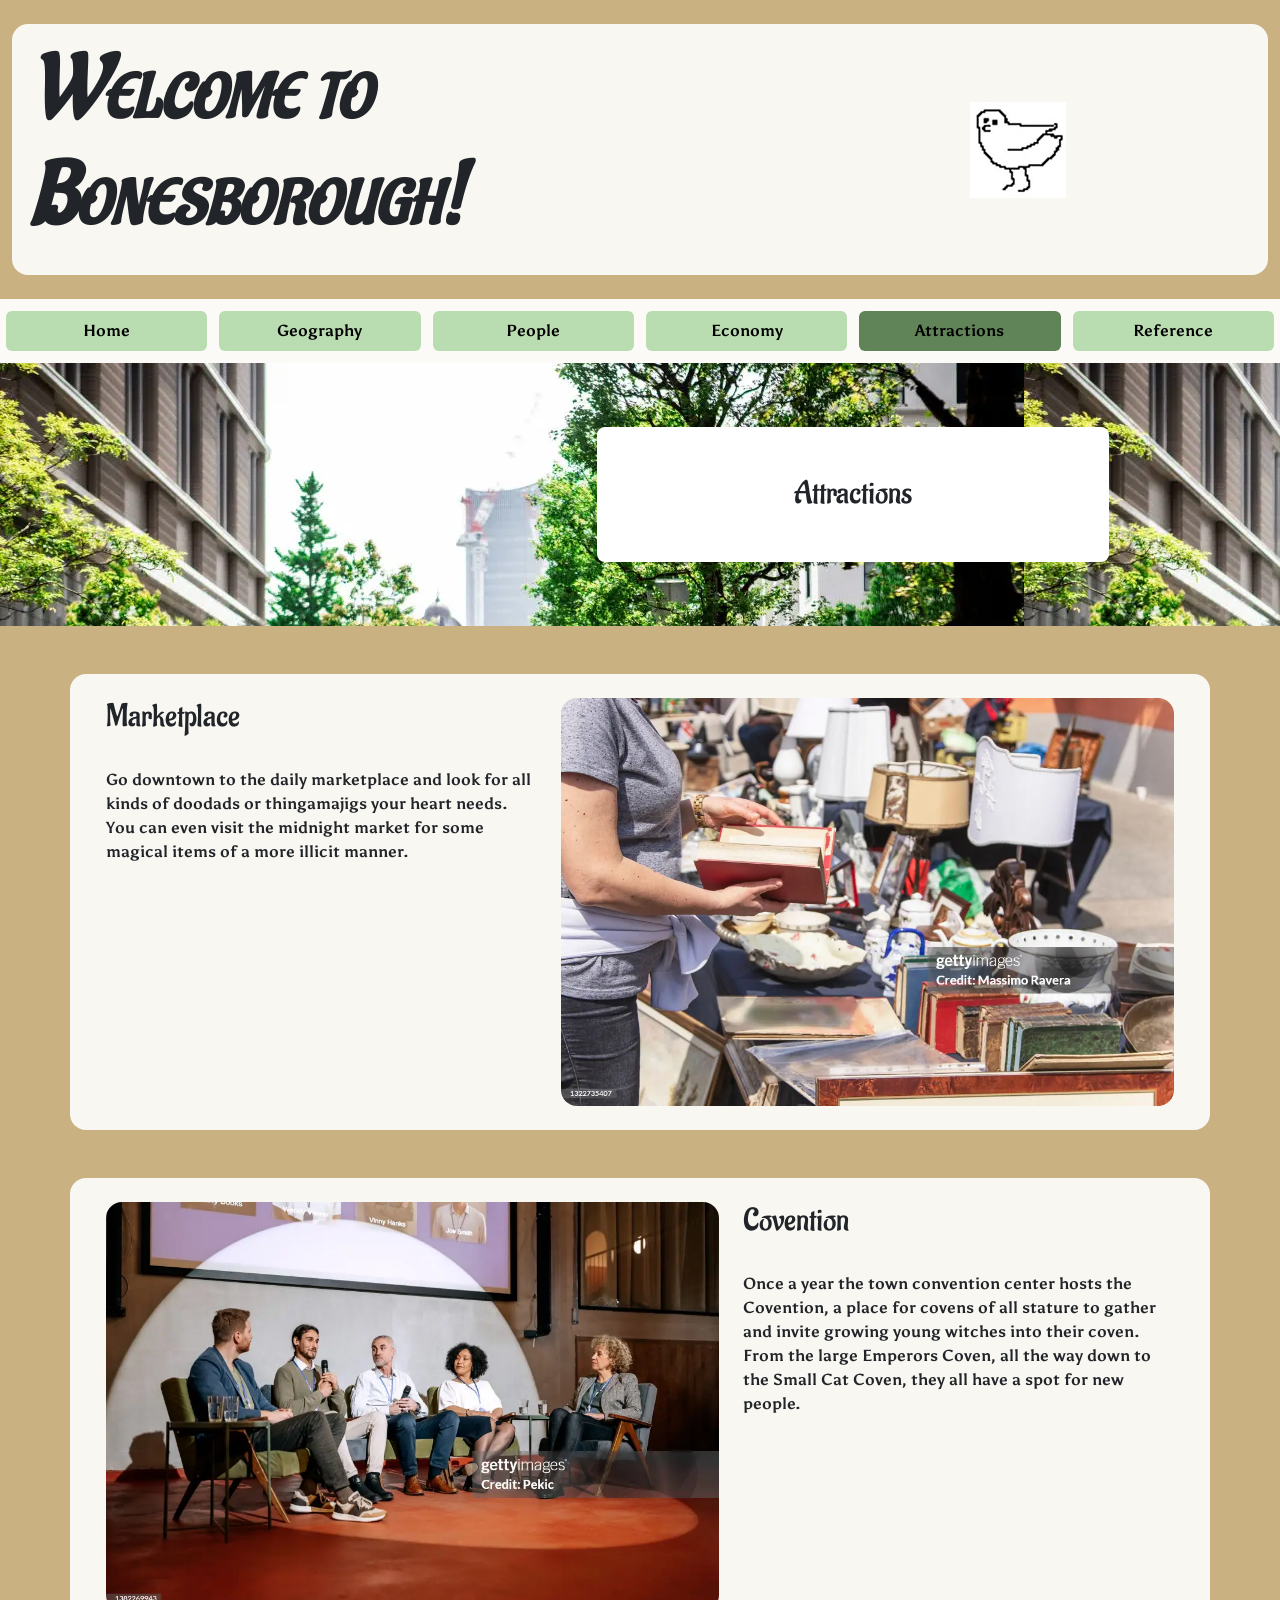
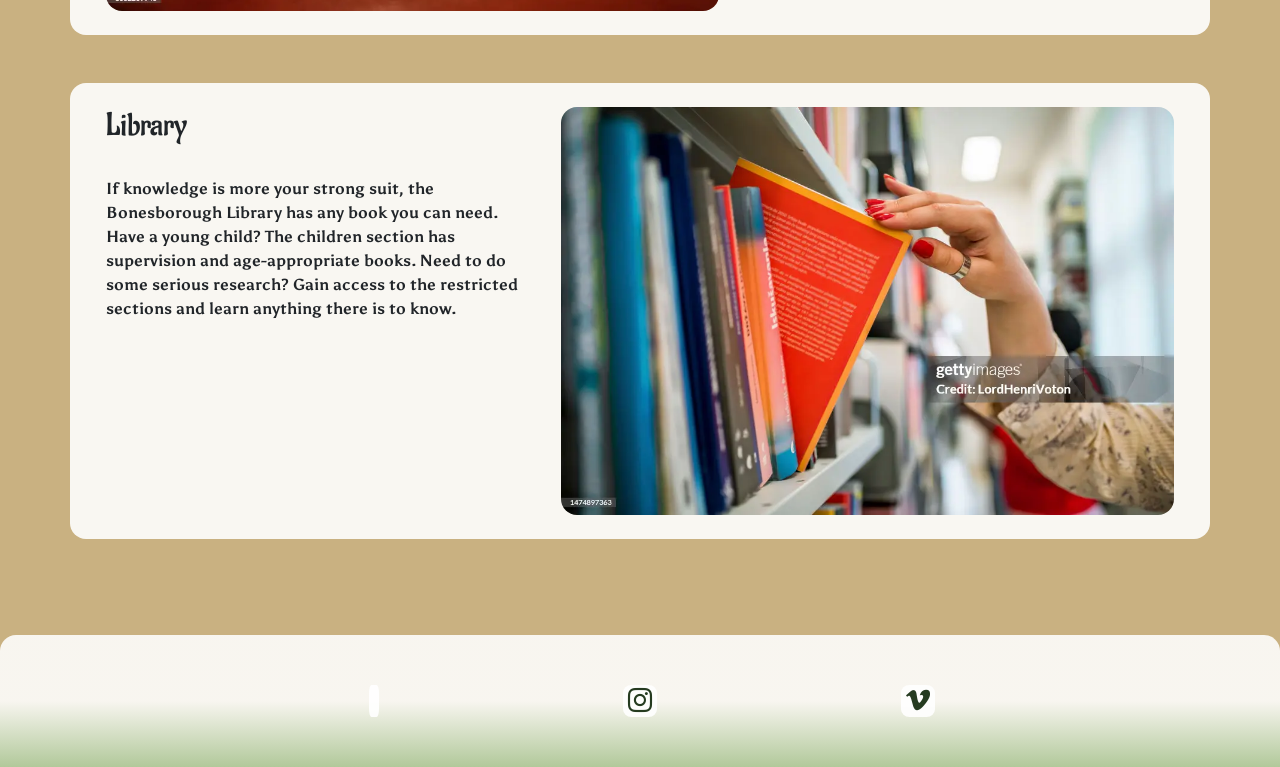
<file: 9_Bonesbourgh/attractions.html>
<!DOCTYPE html>
<html lang="en">

<head>
    <meta charset="UTF-8">
    <meta name="viewport" content="width=device-width, initial-scale=1.0">
    <title>Home</title>

    <!-- Latest compiled and minified CSS -->
    <link href="https://cdn.jsdelivr.net/npm/bootstrap@5.3.8/dist/css/bootstrap.min.css" rel="stylesheet">

    <!-- Latest compiled JavaScript -->
    <script src="https://cdn.jsdelivr.net/npm/bootstrap@5.3.8/dist/js/bootstrap.bundle.min.js"></script>

    <link href="Css/bones.css" rel="stylesheet">

    <link rel="stylesheet" href="https://cdn.jsdelivr.net/npm/bootstrap-icons@1.13.2/font/bootstrap-icons.min.css">

    <!-- ************* -->
    <link rel="preconnect" href="https://fonts.googleapis.com">
    <link rel="preconnect" href="https://fonts.gstatic.com" crossorigin>
    <link href="https://fonts.googleapis.com/css2?family=Aladin&family=Asul:wght@400;700&display=swap" rel="stylesheet">
    <!-- ////////////////// -->

</head>




<body class="">
    <header>
        <div class="container-fluid p-4">
            <div class="row rounded-4">
                <div class="col-sm-9 p-3">
                    <h1> Welcome to <br> Bonesborough!</h1>
                </div>
                <div class="col-sm-3 p-3 m-auto">
                    <img src="images/temp.jpg">
                </div>
            </div>
        </div>

    </header>

    <nav class="sticky-top py-2">
        <ul class="nav nav-pills nav-justified">
            <li class="nav-item">
                <a class="nav-link bg-primary-subtle" href="index.html">Home</a>
            </li>
            <li class="nav-item">
                <a class="nav-link bg-primary-subtle" href="geography.html">Geography</a>
            </li>
            <li class="nav-item">
                <a class="nav-link bg-primary-subtle" href="people.html">People</a>
            </li>
            <li class="nav-item">
                <a class="nav-link bg-primary-subtle" href="economy.html">Economy</a>
            </li>
            <li class="nav-item">
                <a class="nav-link bg-primary" href="attractions.html">Attractions</a>
            </li>
            <li class="nav-item">
                <a class="nav-link bg-primary-subtle" href="references.html">Reference</a>
            </li>
        </ul>
    </nav>

    <section>
        <div class="container-fluid rounded-4">
            <div class="row image123">
                <div class="col-sm-5 text-center">

                </div>
                <div class=" col-md-6 p-5">
                    <h2 class="p-5 m-3 text-center bg-white rounded-3">Attractions</h2>
                </div>
                <div class="col-sm-1"></div>
            </div>
        </div>
    </section>


    <section>
        <div class="container pt-5 ">
            <div class="row p-4 mb-5 rounded-4">
                <div class="col-sm-5">
                    <h2>Marketplace</h2>
                    <br>
                    <p>Go downtown to the daily marketplace and look for all kinds of doodads or thingamajigs your heart
                        needs. You can even visit the midnight market for some magical items of a more illicit manner.
                    </p>
                </div>
                <div class="col-sm-7"> <img src="images/marketplace.jpg" alt="person inspecting wares"
                        class="img-fluid rounded-4"></div>
            </div>
            <!-- ------ -->
            <div class="row p-4 mb-5 rounded-4">
                <div class="col-sm-7"><img src="images/convention.jpg" alt="speakers talking to a crowd"
                        class="img-fluid rounded-4"></div>
                <div class="col-sm-5">
                    <h2>Covention</h2>
                    <br>
                    <p>Once a year the town convention center hosts the Covention, a place for covens of all stature to
                        gather and invite growing young witches into their coven. From the large Emperors Coven, all the
                        way down to the Small Cat Coven, they all have a spot for new people.
                    </p>
                </div>
            </div>
            <!-- ----- -->
            <div class="row p-4 mb-5 rounded-4">
                <div class="col-sm-5">
                    <h2>Library</h2>
                    <br>
                    <p>If knowledge is more your strong suit, the Bonesborough Library has any book you can need. Have a
                        young child? The children section has supervision and age-appropriate books. Need to do some
                        serious research? Gain access to the restricted sections and learn anything there is to know.
                    </p>
                </div>
                <div class="col-sm-7"><img src="images/library.jpg" alt="a library book" class="img-fluid rounded-4">
                </div>
            </div>
        </div>
    </section>


    <footer>
        <div class="container-fluid pt-5">
            <div class="row rounded-top-4 ">
                <div class="col-sm-4 footer123 p-5 d-flex justify-content-end ">
                    <a href="https://bsky.app/" target="_blank"><i class="bi bi-bluesky"></i></a>

                </div>
                <div class="col-sm-4 footer123 p-5 d-flex justify-content-center ">
                    <a href="https://www.instagram.com/" target="_blank"> <i class="bi bi-instagram"></i></a>
                </div>
                <div class="col-sm-4 footer123 p-5 d-flex justify-content-between ">
                    <a href="https://vimeo.com/" target="_blank"><i class="bi bi-vimeo"></i></a>
                </div>
            </div>
        </div>
    </footer>

</body>

</html>
</file>
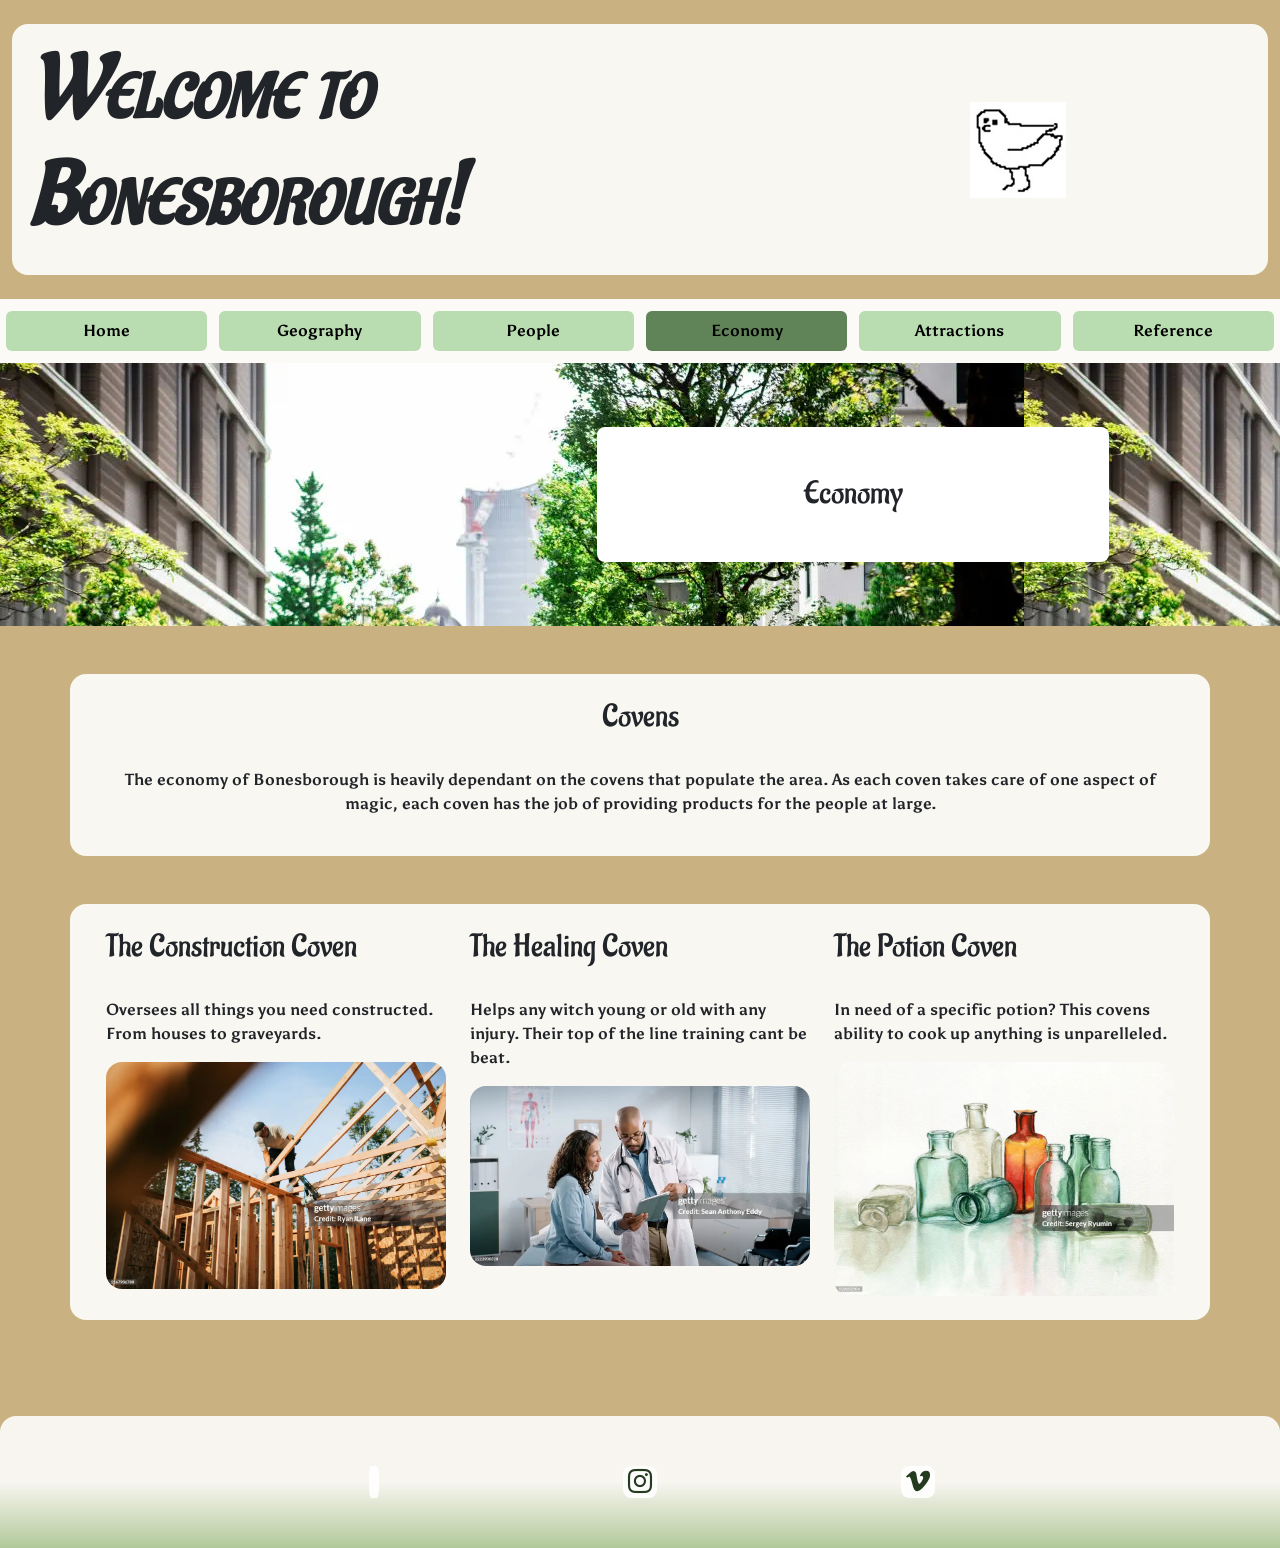
<file: 9_Bonesbourgh/economy.html>
<!DOCTYPE html>
<html lang="en">

<head>
    <meta charset="UTF-8">
    <meta name="viewport" content="width=device-width, initial-scale=1.0">
    <title>Home</title>

    <!-- Latest compiled and minified CSS -->
    <link href="https://cdn.jsdelivr.net/npm/bootstrap@5.3.8/dist/css/bootstrap.min.css" rel="stylesheet">

    <!-- Latest compiled JavaScript -->
    <script src="https://cdn.jsdelivr.net/npm/bootstrap@5.3.8/dist/js/bootstrap.bundle.min.js"></script>

    <link href="Css/bones.css" rel="stylesheet">

    <link rel="stylesheet" href="https://cdn.jsdelivr.net/npm/bootstrap-icons@1.13.2/font/bootstrap-icons.min.css">

    <!-- ************* -->
    <link rel="preconnect" href="https://fonts.googleapis.com">
    <link rel="preconnect" href="https://fonts.gstatic.com" crossorigin>
    <link href="https://fonts.googleapis.com/css2?family=Aladin&family=Asul:wght@400;700&display=swap" rel="stylesheet">
    <!-- ////////////////// -->

</head>




<body class="">
    <header>
        <div class="container-fluid p-4">
            <div class="row rounded-4">
                <div class="col-sm-9 p-3">
                    <h1> Welcome to <br> Bonesborough!</h1>
                </div>
                <div class="col-sm-3 p-3 m-auto">
                    <img src="images/temp.jpg">
                </div>
            </div>
        </div>

    </header>

    <nav class="sticky-top py-2">
        <ul class="nav nav-pills nav-justified">
            <li class="nav-item">
                <a class="nav-link bg-primary-subtle" href="index.html">Home</a>
            </li>
            <li class="nav-item">
                <a class="nav-link bg-primary-subtle" href="geography.html">Geography</a>
            </li>
            <li class="nav-item">
                <a class="nav-link bg-primary-subtle" href="people.html">People</a>
            </li>
            <li class="nav-item">
                <a class="nav-link bg-primary" href="economy.html">Economy</a>
            </li>
            <li class="nav-item">
                <a class="nav-link bg-primary-subtle" href="attractions.html">Attractions</a>
            </li>
            <li class="nav-item">
                <a class="nav-link bg-primary-subtle" href="references.html">Reference</a>
            </li>
        </ul>
    </nav>

    <section>
        <div class="container-fluid rounded-4">
            <div class="row image123">
                <div class="col-sm-5 text-center">

                </div>
                <div class=" col-md-6 p-5">
                    <h2 class="p-5 m-3 text-center bg-white rounded-3">Economy</h2>
                </div>
                <div class="col-sm-1"></div>
            </div>
        </div>
    </section>

    <section>
        <div class="container pt-5 ">
            <div class="row p-4 mb-5 rounded-4">
                <div class="col-sm-12 text-center">
                    <h2>Covens</h2>
                    <br>
                    <p>The economy of Bonesborough is heavily dependant on the covens that populate the area. As each
                        coven
                        takes care of one aspect of magic, each coven has the job of providing products for the people
                        at
                        large. </p>
                </div>

            </div>
            <!-- ------ -->
            <div class="row p-4 mb-5 rounded-4">
                <div class="col-sm-4">
                    <h2>The Construction Coven</h2>
                    <br>
                    <p>Oversees all things you need constructed. From houses to graveyards.</p>
                    <img src="images/construction.jpg" alt="construction worker on a wood frame"
                        class="img-fluid rounded-4">
                </div>
                <div class="col-sm-4">
                    <h2>The Healing Coven</h2>
                    <br>
                    <p>Helps any witch young or old with any injury. Their top of the line training cant be beat.</p>
                    <img src="images/healing.jpg" alt="doctor and paitent" class="img-fluid rounded-4">
                </div>
                <div class="col-sm-4">
                    <h2>The Potion Coven</h2>
                    <br>
                    <p>In need of a specific potion? This covens ability to cook up anything is unparelleled.</p>
                    <img src="images/potion.jpg" alt="potion bottles" class="img-fluid rounded-4">
                </div>
            </div>
        </div>
    </section>

    <footer>
        <div class="container-fluid pt-5">
            <div class="row rounded-top-4 ">
                <div class="col-sm-4 footer123 p-5 d-flex justify-content-end ">
                    <a href="https://bsky.app/" target="_blank"><i class="bi bi-bluesky"></i></a>

                </div>
                <div class="col-sm-4 footer123 p-5 d-flex justify-content-center ">
                    <a href="https://www.instagram.com/" target="_blank"> <i class="bi bi-instagram"></i></a>
                </div>
                <div class="col-sm-4 footer123 p-5 d-flex justify-content-between ">
                    <a href="https://vimeo.com/" target="_blank"><i class="bi bi-vimeo"></i></a>
                </div>
            </div>
        </div>
    </footer>

</body>

</html>
</file>
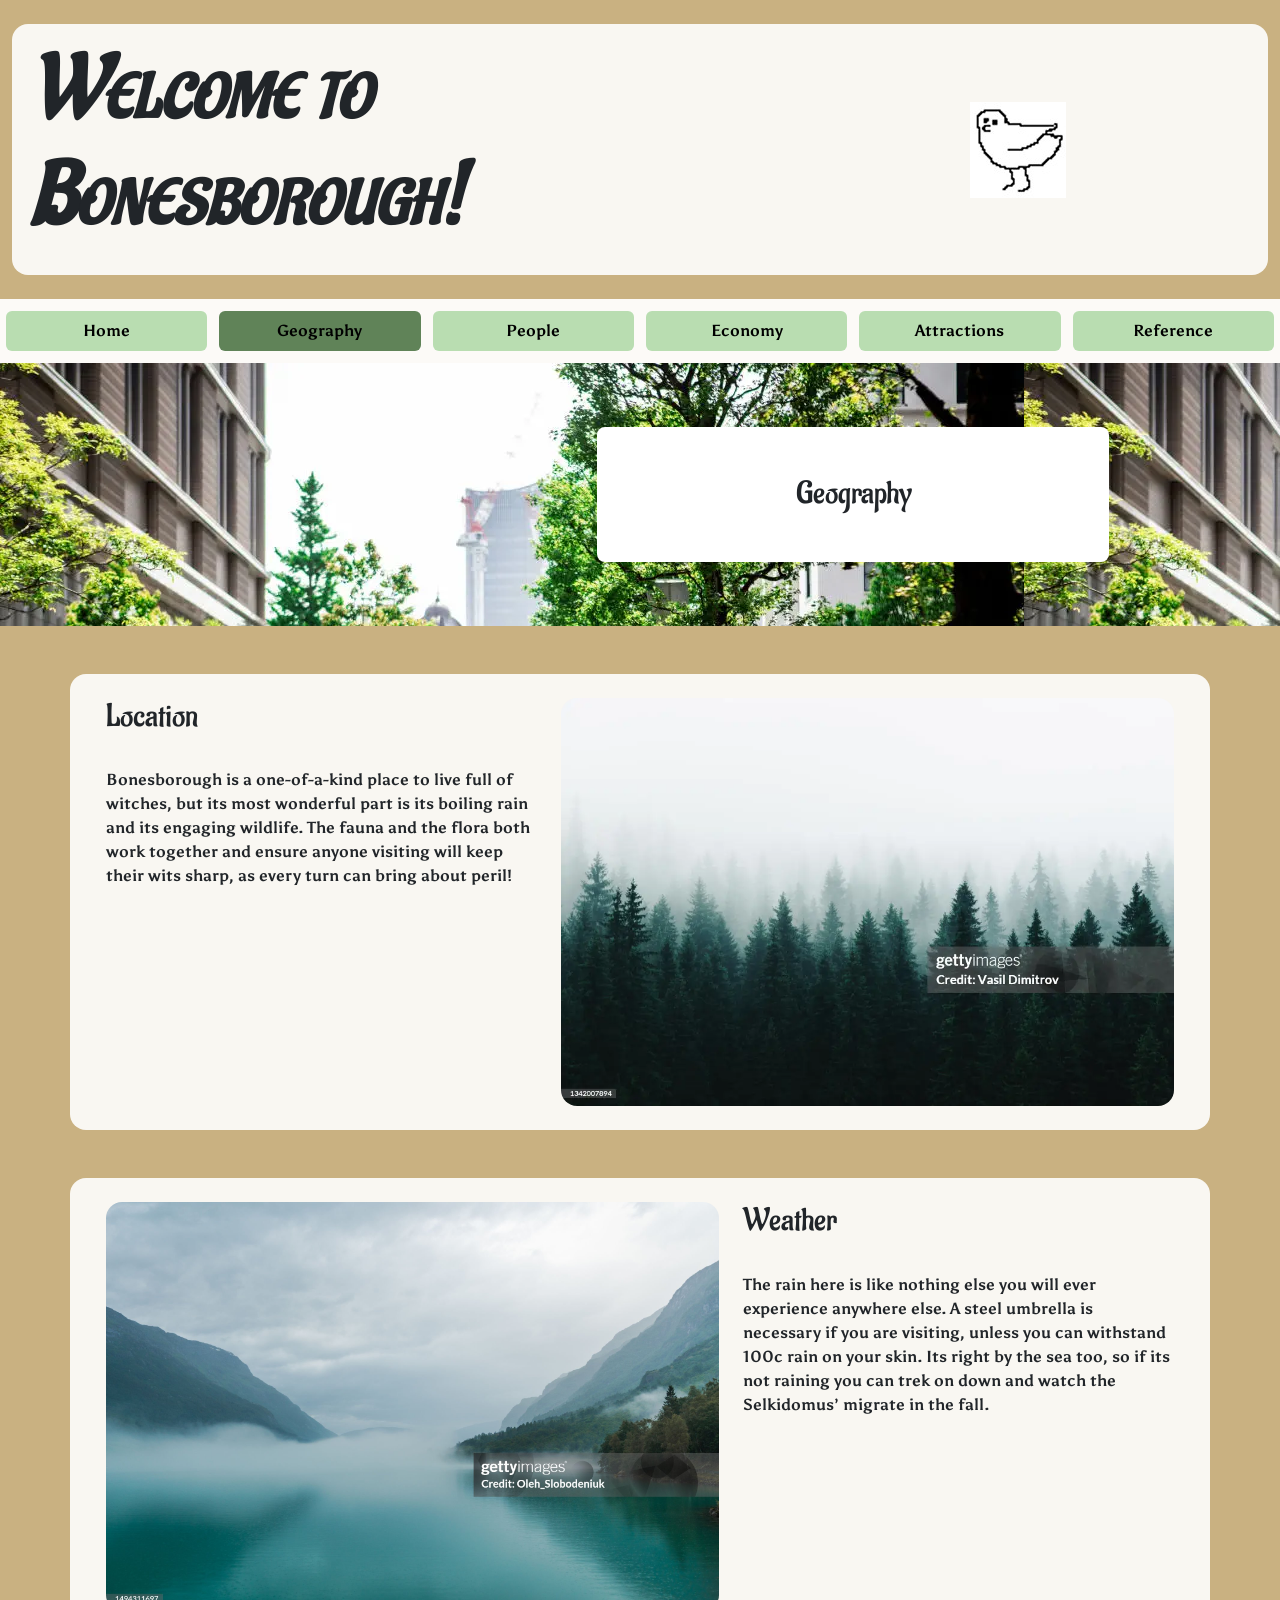
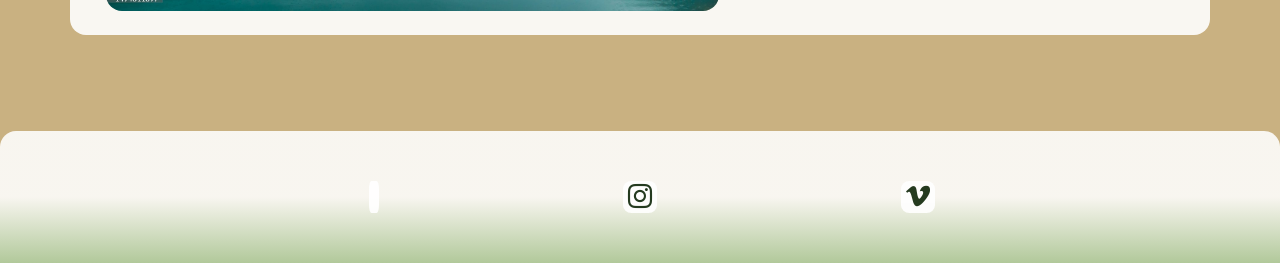
<file: 9_Bonesbourgh/geography.html>
<!DOCTYPE html>
<html lang="en">

<head>
    <meta charset="UTF-8">
    <meta name="viewport" content="width=device-width, initial-scale=1.0">
    <title>Home</title>

    <!-- Latest compiled and minified CSS -->
    <link href="https://cdn.jsdelivr.net/npm/bootstrap@5.3.8/dist/css/bootstrap.min.css" rel="stylesheet">

    <!-- Latest compiled JavaScript -->
    <script src="https://cdn.jsdelivr.net/npm/bootstrap@5.3.8/dist/js/bootstrap.bundle.min.js"></script>

    <link href="Css/bones.css" rel="stylesheet">

    <link rel="stylesheet" href="https://cdn.jsdelivr.net/npm/bootstrap-icons@1.13.2/font/bootstrap-icons.min.css">

    <!-- ************* -->
    <link rel="preconnect" href="https://fonts.googleapis.com">
    <link rel="preconnect" href="https://fonts.gstatic.com" crossorigin>
    <link href="https://fonts.googleapis.com/css2?family=Aladin&family=Asul:wght@400;700&display=swap" rel="stylesheet">
    <!-- ////////////////// -->

</head>




<body class="">
    <header>
        <div class="container-fluid p-4">
            <div class="row rounded-4">
                <div class="col-sm-9 p-3">
                    <h1> Welcome to <br> Bonesborough!</h1>
                </div>
                <div class="col-sm-3 p-3 m-auto">
                    <img src="images/temp.jpg">
                </div>
            </div>
        </div>

    </header>

    <nav class="sticky-top py-2">
        <ul class="nav nav-pills nav-justified">
            <li class="nav-item">
                <a class="nav-link bg-primary-subtle" href="index.html">Home</a>
            </li>
            <li class="nav-item">
                <a class="nav-link bg-primary" href="geography.html">Geography</a>
            </li>
            <li class="nav-item">
                <a class="nav-link bg-primary-subtle" href="people.html">People</a>
            </li>
            <li class="nav-item">
                <a class="nav-link bg-primary-subtle" href="economy.html">Economy</a>
            </li>
            <li class="nav-item">
                <a class="nav-link bg-primary-subtle" href="attractions.html">Attractions</a>
            </li>
            <li class="nav-item">
                <a class="nav-link bg-primary-subtle" href="references.html">Reference</a>
            </li>
        </ul>
    </nav>

    <section>
        <div class="container-fluid rounded-4">
            <div class="row image123">
                <div class="col-sm-5 text-center">

                </div>
                <div class=" col-md-6 p-5">
                    <h2 class="p-5 m-3 text-center bg-white rounded-3">Geography</h2>
                </div>
                <div class="col-sm-1"></div>
            </div>
        </div>
    </section>

    <section>
        <div class="container pt-5 ">
            <div class="row p-4 mb-5 rounded-4">
                <div class="col-sm-5">
                    <h2>Location</h2>
                    <br>
                    <p>Bonesborough is a one-of-a-kind place to live full of witches, but its most wonderful part is its
                        boiling rain and its engaging wildlife. The fauna and the flora both work together and ensure
                        anyone
                        visiting will keep their wits sharp, as every turn can bring about peril!</p>
                </div>
                <div class="col-sm-7 rounded-4"><img class="rounded-4 img-fluid" src="images/LocationForest.jpg"
                        alt="Foggy Forrest"></div>
            </div>
            <!-- ------ -->
            <div class="row p-4 mb-5 rounded-4">
                <div class="col-sm-7"> <img class="rounded-4 img-fluid" src="images/LocationWater.jpg"
                        alt="Foggy Ocean Front">
                </div>
                <div class="col-sm-5">
                    <h2>Weather</h2>
                    <br>
                    <p>The rain here is like nothing else you will ever experience anywhere else. A steel umbrella is
                        necessary if you are visiting, unless you can withstand 100c rain on your skin. Its right by the
                        sea
                        too, so if its not raining you can trek on down and watch the Selkidomus’ migrate in the fall.
                    </p>
                </div>

            </div>
        </div>
    </section>

    <footer>
        <div class="container-fluid pt-5">
            <div class="row rounded-top-4 ">
                <div class="col-sm-4 footer123 p-5 d-flex justify-content-end ">
                    <a href="https://bsky.app/" target="_blank"><i class="bi bi-bluesky"></i></a>

                </div>
                <div class="col-sm-4 footer123 p-5 d-flex justify-content-center ">
                    <a href="https://www.instagram.com/" target="_blank"> <i class="bi bi-instagram"></i></a>
                </div>
                <div class="col-sm-4 footer123 p-5 d-flex justify-content-between ">
                    <a href="https://vimeo.com/" target="_blank"><i class="bi bi-vimeo"></i></a>
                </div>
            </div>
        </div>
    </footer>

</body>

</html>
</file>
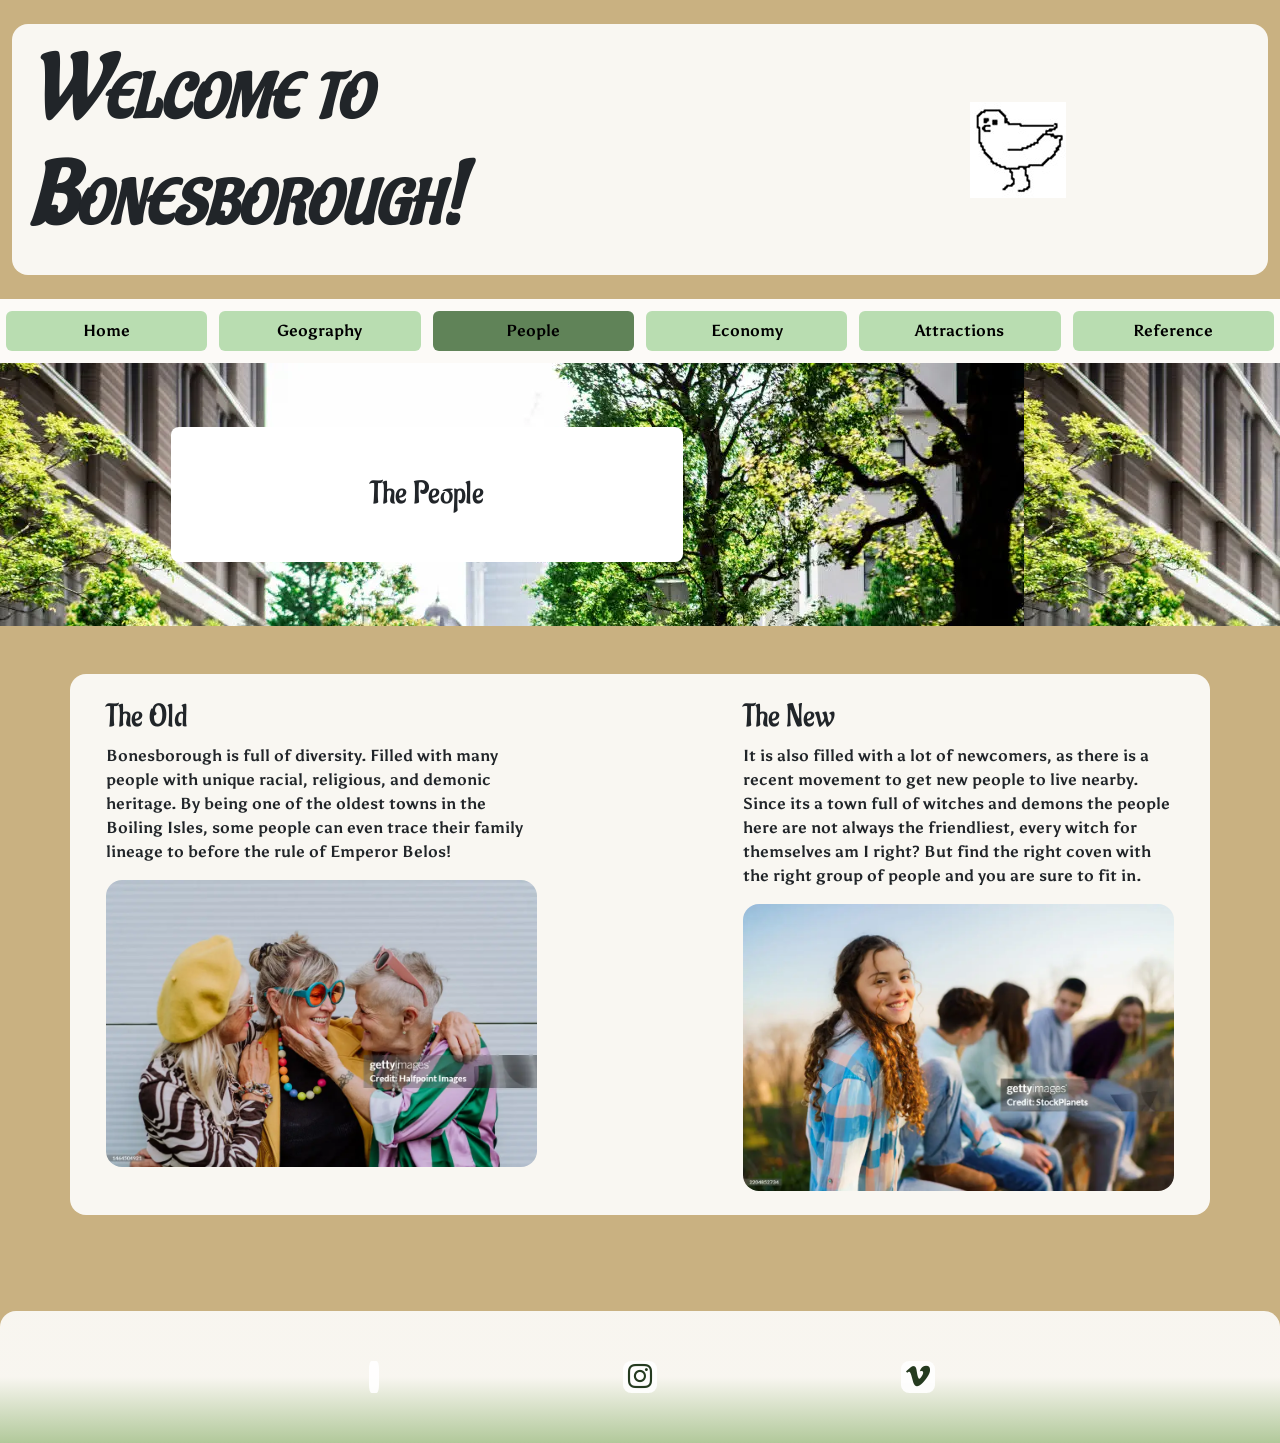
<file: 9_Bonesbourgh/people.html>
<!DOCTYPE html>
<html lang="en">

<head>
    <meta charset="UTF-8">
    <meta name="viewport" content="width=device-width, initial-scale=1.0">
    <title>Home</title>

    <!-- Latest compiled and minified CSS -->
    <link href="https://cdn.jsdelivr.net/npm/bootstrap@5.3.8/dist/css/bootstrap.min.css" rel="stylesheet">

    <!-- Latest compiled JavaScript -->
    <script src="https://cdn.jsdelivr.net/npm/bootstrap@5.3.8/dist/js/bootstrap.bundle.min.js"></script>

    <link href="Css/bones.css" rel="stylesheet">

    <link rel="stylesheet" href="https://cdn.jsdelivr.net/npm/bootstrap-icons@1.13.2/font/bootstrap-icons.min.css">

    <!-- ************* -->
    <link rel="preconnect" href="https://fonts.googleapis.com">
    <link rel="preconnect" href="https://fonts.gstatic.com" crossorigin>
    <link href="https://fonts.googleapis.com/css2?family=Aladin&family=Asul:wght@400;700&display=swap" rel="stylesheet">
    <!-- ////////////////// -->

</head>




<body class="">
    <header>
        <div class="container-fluid p-4">
            <div class="row rounded-4">
                <div class="col-sm-9 p-3">
                    <h1> Welcome to <br> Bonesborough!</h1>
                </div>
                <div class="col-sm-3 p-3 m-auto">
                    <img src="images/temp.jpg">
                </div>
            </div>
        </div>

    </header>

    <nav class="sticky-top py-2">
        <ul class="nav nav-pills nav-justified">
            <li class="nav-item">
                <a class="nav-link bg-primary-subtle" href="index.html">Home</a>
            </li>
            <li class="nav-item">
                <a class="nav-link bg-primary-subtle" href="geography.html">Geography</a>
            </li>
            <li class="nav-item">
                <a class="nav-link bg-primary" href="people.html">People</a>
            </li>
            <li class="nav-item">
                <a class="nav-link bg-primary-subtle" href="economy.html">Economy</a>
            </li>
            <li class="nav-item">
                <a class="nav-link bg-primary-subtle" href="attractions.html">Attractions</a>
            </li>
            <li class="nav-item">
                <a class="nav-link bg-primary-subtle" href="references.html">Reference</a>
            </li>
        </ul>
    </nav>

    <section>
        <div class="container-fluid rounded-4">
            <div class="row image123">
                <div class="col-sm-1 text-center">

                </div>
                <div class=" col-md-6 p-5">
                    <h2 class="p-5 m-3 text-center bg-white rounded-3">The People</h2>
                </div>
                <div class="col-sm-5"></div>
            </div>
        </div>
    </section>

    <section>
        <div class="container pt-5 ">
            <div class="row p-4 mb-5 rounded-4">
                <div class="col-sm-5">
                    <h2>The Old</h2>
                    <p>Bonesborough is full of diversity. Filled with many people with unique racial, religious, and
                        demonic
                        heritage. By being one of the oldest towns in the Boiling Isles, some people can even trace
                        their
                        family lineage to before the rule of Emperor Belos! </p>
                    <img src="images/OldImage.jpg" alt="older people laughing" class="img-fluid rounded-4">
                </div>
                <div class="col-sm-2"></div>
                <div class="col-sm-5">
                    <h2>The New</h2>
                    <p>It is also filled with a lot of newcomers, as there is a recent movement to get new people to
                        live
                        nearby. Since its a town full of witches and demons the people here are not always the
                        friendliest,
                        every witch for themselves am I right? But find the right coven with the right group of people
                        and
                        you are sure to fit in. </p>
                    <img src="images/YoungImage.jpg" alt="young people hanging out" class="img-fluid rounded-4">
                </div>
            </div>
        </div>
    </section>

    <footer>
        <div class="container-fluid pt-5">
            <div class="row rounded-top-4 ">
                <div class="col-sm-4 footer123 p-5 d-flex justify-content-end ">
                    <a href="https://bsky.app/" target="_blank"><i class="bi bi-bluesky"></i></a>

                </div>
                <div class="col-sm-4 footer123 p-5 d-flex justify-content-center ">
                    <a href="https://www.instagram.com/" target="_blank"> <i class="bi bi-instagram"></i></a>
                </div>
                <div class="col-sm-4 footer123 p-5 d-flex justify-content-between ">
                    <a href="https://vimeo.com/" target="_blank"><i class="bi bi-vimeo"></i></a>
                </div>
            </div>
        </div>
    </footer>

</body>

</html>
</file>
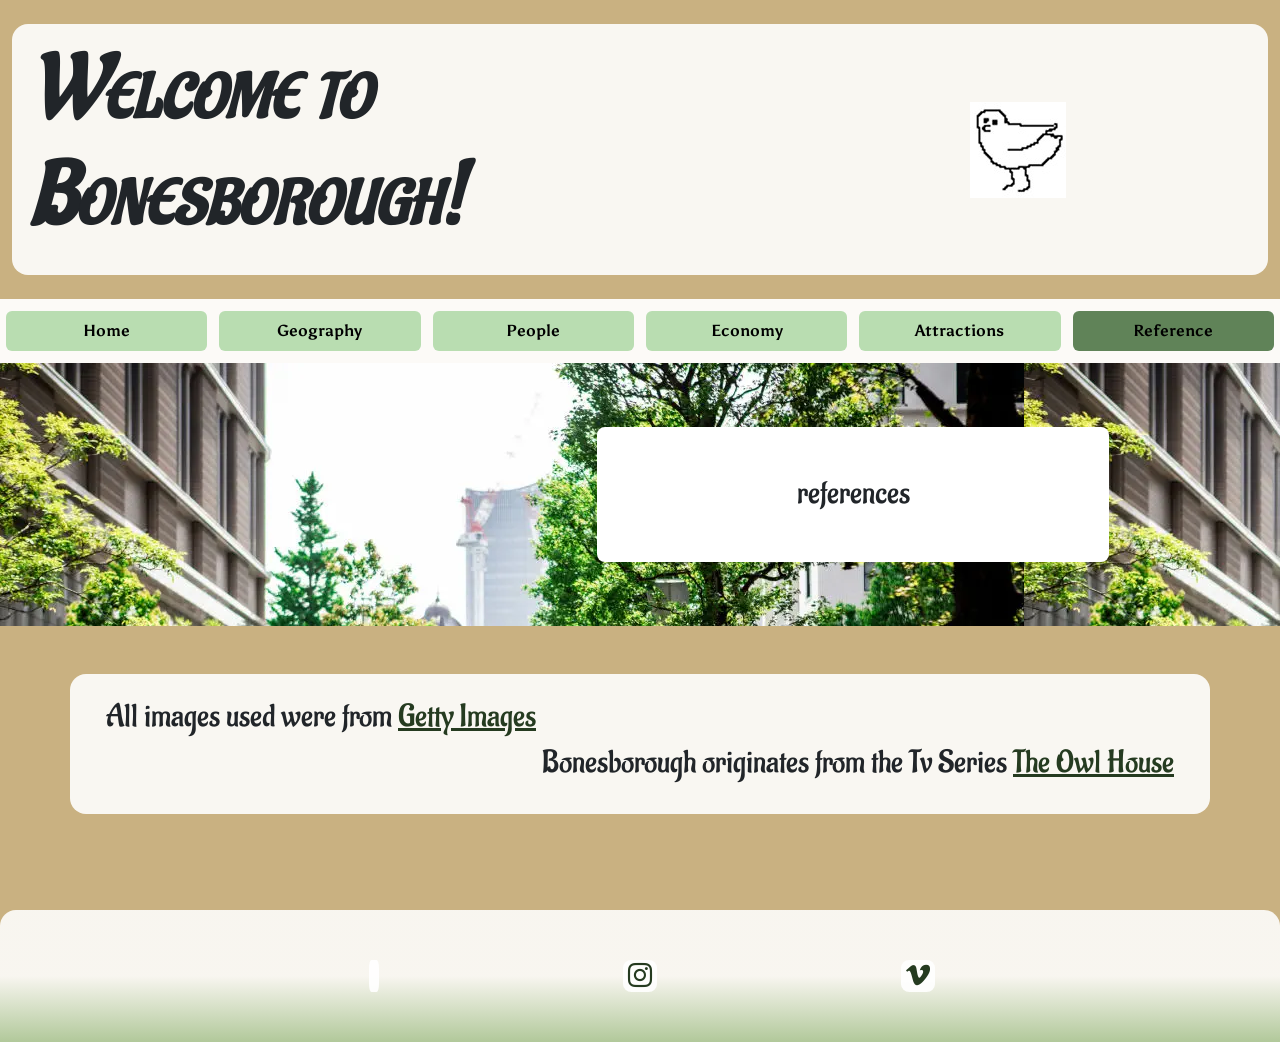
<file: 9_Bonesbourgh/references.html>
<!DOCTYPE html>
<html lang="en">

<head>
    <meta charset="UTF-8">
    <meta name="viewport" content="width=device-width, initial-scale=1.0">
    <title>Home</title>

    <!-- Latest compiled and minified CSS -->
    <link href="https://cdn.jsdelivr.net/npm/bootstrap@5.3.8/dist/css/bootstrap.min.css" rel="stylesheet">

    <!-- Latest compiled JavaScript -->
    <script src="https://cdn.jsdelivr.net/npm/bootstrap@5.3.8/dist/js/bootstrap.bundle.min.js"></script>

    <link href="Css/bones.css" rel="stylesheet">

    <link rel="stylesheet" href="https://cdn.jsdelivr.net/npm/bootstrap-icons@1.13.2/font/bootstrap-icons.min.css">

    <!-- ************* -->
    <link rel="preconnect" href="https://fonts.googleapis.com">
    <link rel="preconnect" href="https://fonts.gstatic.com" crossorigin>
    <link href="https://fonts.googleapis.com/css2?family=Aladin&family=Asul:wght@400;700&display=swap" rel="stylesheet">
    <!-- ////////////////// -->

</head>




<body class="">
    <header>
        <div class="container-fluid p-4">
            <div class="row rounded-4">
                <div class="col-sm-9 p-3">
                    <h1> Welcome to <br> Bonesborough!</h1>
                </div>
                <div class="col-sm-3 p-3 m-auto">
                    <img src="images/temp.jpg">
                </div>
            </div>
        </div>

    </header>

    <nav class="sticky-top py-2">
        <ul class="nav nav-pills nav-justified">
            <li class="nav-item">
                <a class="nav-link bg-primary-subtle" href="index.html">Home</a>
            </li>
            <li class="nav-item">
                <a class="nav-link bg-primary-subtle" href="geography.html">Geography</a>
            </li>
            <li class="nav-item">
                <a class="nav-link bg-primary-subtle" href="people.html">People</a>
            </li>
            <li class="nav-item">
                <a class="nav-link bg-primary-subtle" href="economy.html">Economy</a>
            </li>
            <li class="nav-item">
                <a class="nav-link bg-primary-subtle" href="attractions.html">Attractions</a>
            </li>
            <li class="nav-item">
                <a class="nav-link bg-primary" href="references.html">Reference</a>
            </li>
        </ul>
    </nav>

    <section>
        <div class="container-fluid rounded-4">
            <div class="row image123">
                <div class="col-sm-5 text-center">

                </div>
                <div class=" col-md-6 p-5">
                    <h2 class="p-5 m-3 text-center bg-white rounded-3">references</h2>
                </div>
                <div class="col-sm-1"></div>
            </div>
        </div>
    </section>


    <section>
        <div class="container pt-5 ">
            <div class="row p-4 mb-5 rounded-4">
                <div class="col-sm-12">
                    <h2>All images used were from <a href="https://www.gettyimages.ca" target="_blank">Getty Images</a>
                    </h2>
                    <h2 class="text-end">Bonesborough originates from the Tv Series <a
                            href="https://en.wikipedia.org/wiki/The_Owl_House" target="_blank">The Owl House</a></h2>
                </div>
            </div>
            <!-- ------ -->
        </div>
    </section>


    <footer>
        <div class="container-fluid pt-5">
            <div class="row rounded-top-4 ">
                <div class="col-sm-4 footer123 p-5 d-flex justify-content-end ">
                    <a href="https://bsky.app/" target="_blank"><i class="bi bi-bluesky"></i></a>

                </div>
                <div class="col-sm-4 footer123 p-5 d-flex justify-content-center ">
                    <a href="https://www.instagram.com/" target="_blank"> <i class="bi bi-instagram"></i></a>
                </div>
                <div class="col-sm-4 footer123 p-5 d-flex justify-content-between ">
                    <a href="https://vimeo.com/" target="_blank"><i class="bi bi-vimeo"></i></a>
                </div>
            </div>
        </div>
    </footer>

</body>

</html>
</file>
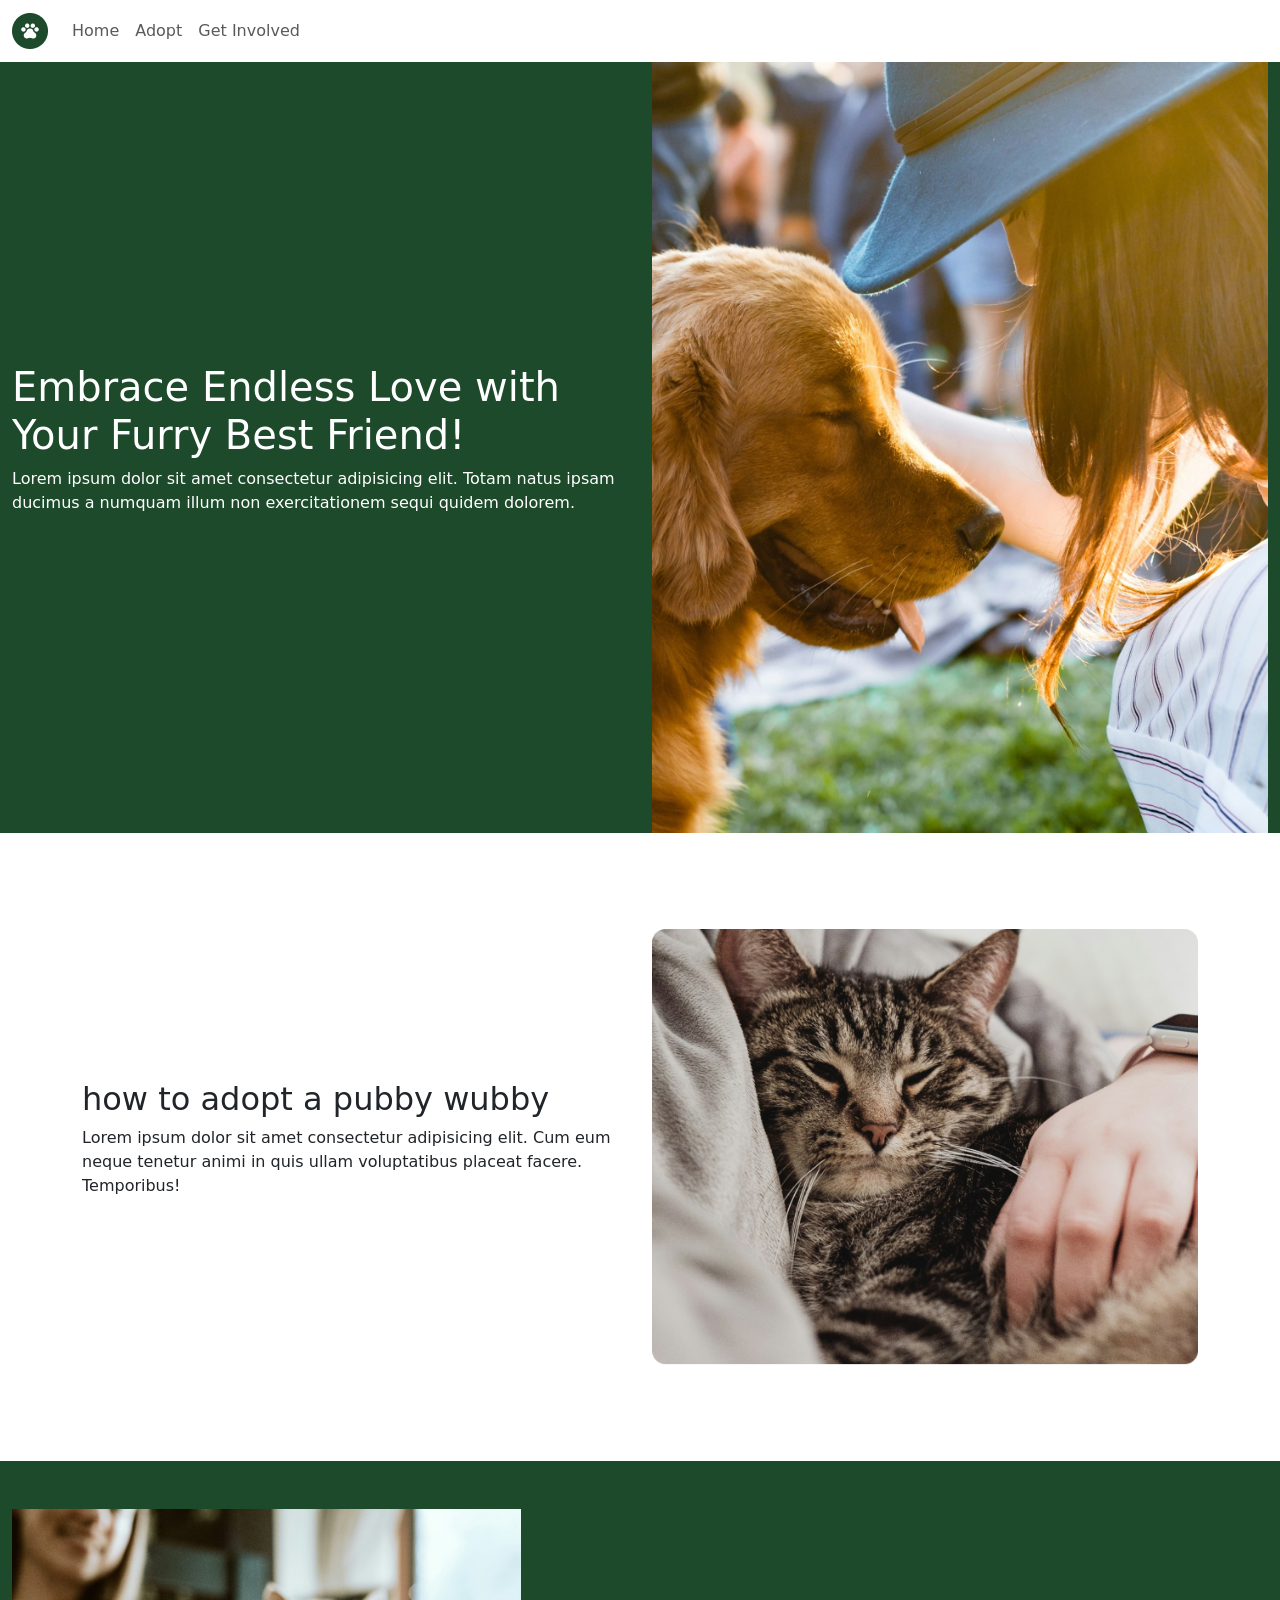
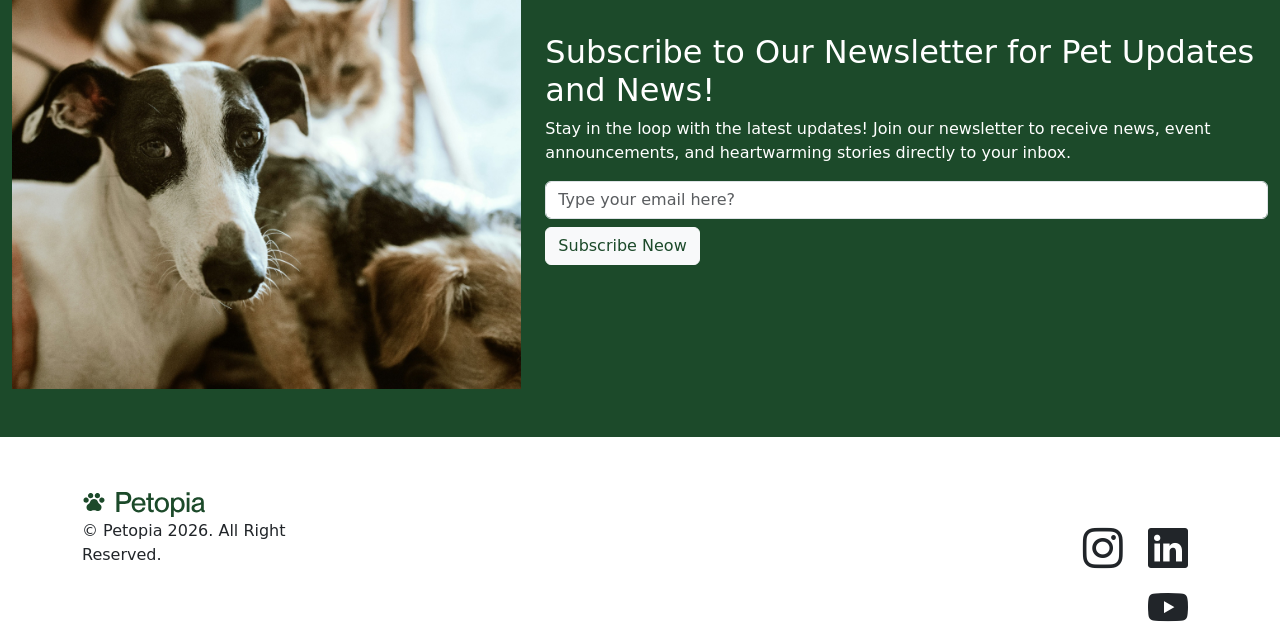
<file: petopia-site/adopt.html>
<!DOCTYPE html>
<html lang="en">

<head>
    <meta charset="UTF-8">
    <meta name="viewport" content="width=device-width, initial-scale=1.0">
    <title>Petopia - adopt</title>

    <!-- Latest compiled and minified CSS -->
    <link href="https://cdn.jsdelivr.net/npm/bootstrap@5.3.8/dist/css/bootstrap.min.css" rel="stylesheet">

    <link rel="stylesheet" href="https://cdn.jsdelivr.net/npm/bootstrap-icons@1.13.2/font/bootstrap-icons.min.css">

    <!-- custom css -->
    <link href="css/petStyle.css" rel="stylesheet">

    <!-- Latest compiled JavaScript -->
    <script src="https://cdn.jsdelivr.net/npm/bootstrap@5.3.8/dist/js/bootstrap.bundle.min.js"></script>

</head>

<body>

    <!-------------------Collapsing Navbar-------------->
    <nav class="navbar navbar-expand-sm bg-white navbar-light">
        <div class="container-fluid">
            <a class="navbar-brand" href="index.html">
                <img src="images/logoIcon.png" alt="Petopia">
            </a>
            <button class="navbar-toggler" type="button" data-bs-toggle="collapse" data-bs-target="#collapsibleNavbar">
                <span class="navbar-toggler-icon"></span>
            </button>
            <div class="collapse navbar-collapse" id="collapsibleNavbar">
                <ul class="navbar-nav">
                    <li class="nav-item">
                        <a class="nav-link" href="index.html">Home</a>
                    </li>
                    <li class="nav-item">
                        <a class="nav-link" href="adopt.html">Adopt</a>
                    </li>
                    <li class="nav-item">
                        <a class="nav-link" href="involved.html">Get Involved</a>
                    </li>
                </ul>
            </div>
        </div>
    </nav>


    <!-------------------Header------------------------->

    <header class="bg-primary text-white mb-5">
        <div class="container-fluid">
            <div class="row">
                <div class="col-sm-6 my-auto">
                    <h1>Embrace Endless Love with Your Furry Best Friend!</h1>
                    <p>Lorem ipsum dolor sit amet consectetur adipisicing elit. Totam natus ipsam ducimus a numquam
                        illum non exercitationem sequi quidem dolorem.</p>
                </div>
                <div class="col-sm-6">
                    <img class="img-fluid" src="images/headerImages/adoptHeader.jpg"
                        alt="Person with adopted pet from Petopia">
                </div>
            </div> <!--end row-->
        </div> <!--ends container-->
    </header>
    <!-- --------------------Main Content------------ -->

    <main>
        <div class="container my-5 py-5">
            <div class="row">
                <div class="col-sm-6 my-auto">
                    <h2>how to adopt a pubby wubby</h2>
                    <p>Lorem ipsum dolor sit amet consectetur adipisicing elit. Cum eum neque tenetur animi in quis
                        ullam voluptatibus placeat facere. Temporibus!</p>
                </div>
                <div class="col-sm-6">
                    <img class="img-fluid" src="images/adopt/catCuddle.png">
                </div>
            </div> <!-- ends row -->
        </div><!--ends container-->
    </main>


    <!-- -------------------Newsletter---------------- -->
    <section class="bg-primary py-5 my-5">
        <div class="container-fluid">
            <div class="row">
                <div class="col-sm-5">
                    <img class="img-fluid" src="images/newsletter.jpg" alt="Pets">
                </div>
                <div class="col-sm-7 text-white my-auto">
                    <h2>Subscribe to Our Newsletter for Pet Updates and News!</h2>

                    <p>Stay in the loop with the latest updates! Join our newsletter to receive news, event
                        announcements, and heartwarming stories directly to your inbox. </p>

                    <input type="text" class="form-control" placeholder="Type your email here?"> <button type="button"
                        class="btn btn-light text-primary mt-2">Subscribe Neow</button>
                </div>
            </div>
        </div>
    </section>
    <!-- ------------------Footer--------------------- -->
    <footer>
        <div class="container">
            <div class="row">
                <div class="col-sm-3">
                    <img class="img-fluid" src="images/logoFull.svg" alt="Petopia">
                </div>
            </div>

            <div class="row">
                <div class="col-sm-3">
                    <p>© Petopia 2026. All Right Reserved.</p>
                </div>
                <div class="col-sm-2 offset-sm-7 text-end"><i class="bi bi-instagram"></i> <i
                        class="bi bi-linkedin"></i> <i class="bi bi-youtube"></i></div>
            </div>
        </div>
    </footer>
</body>

</html>
</file>
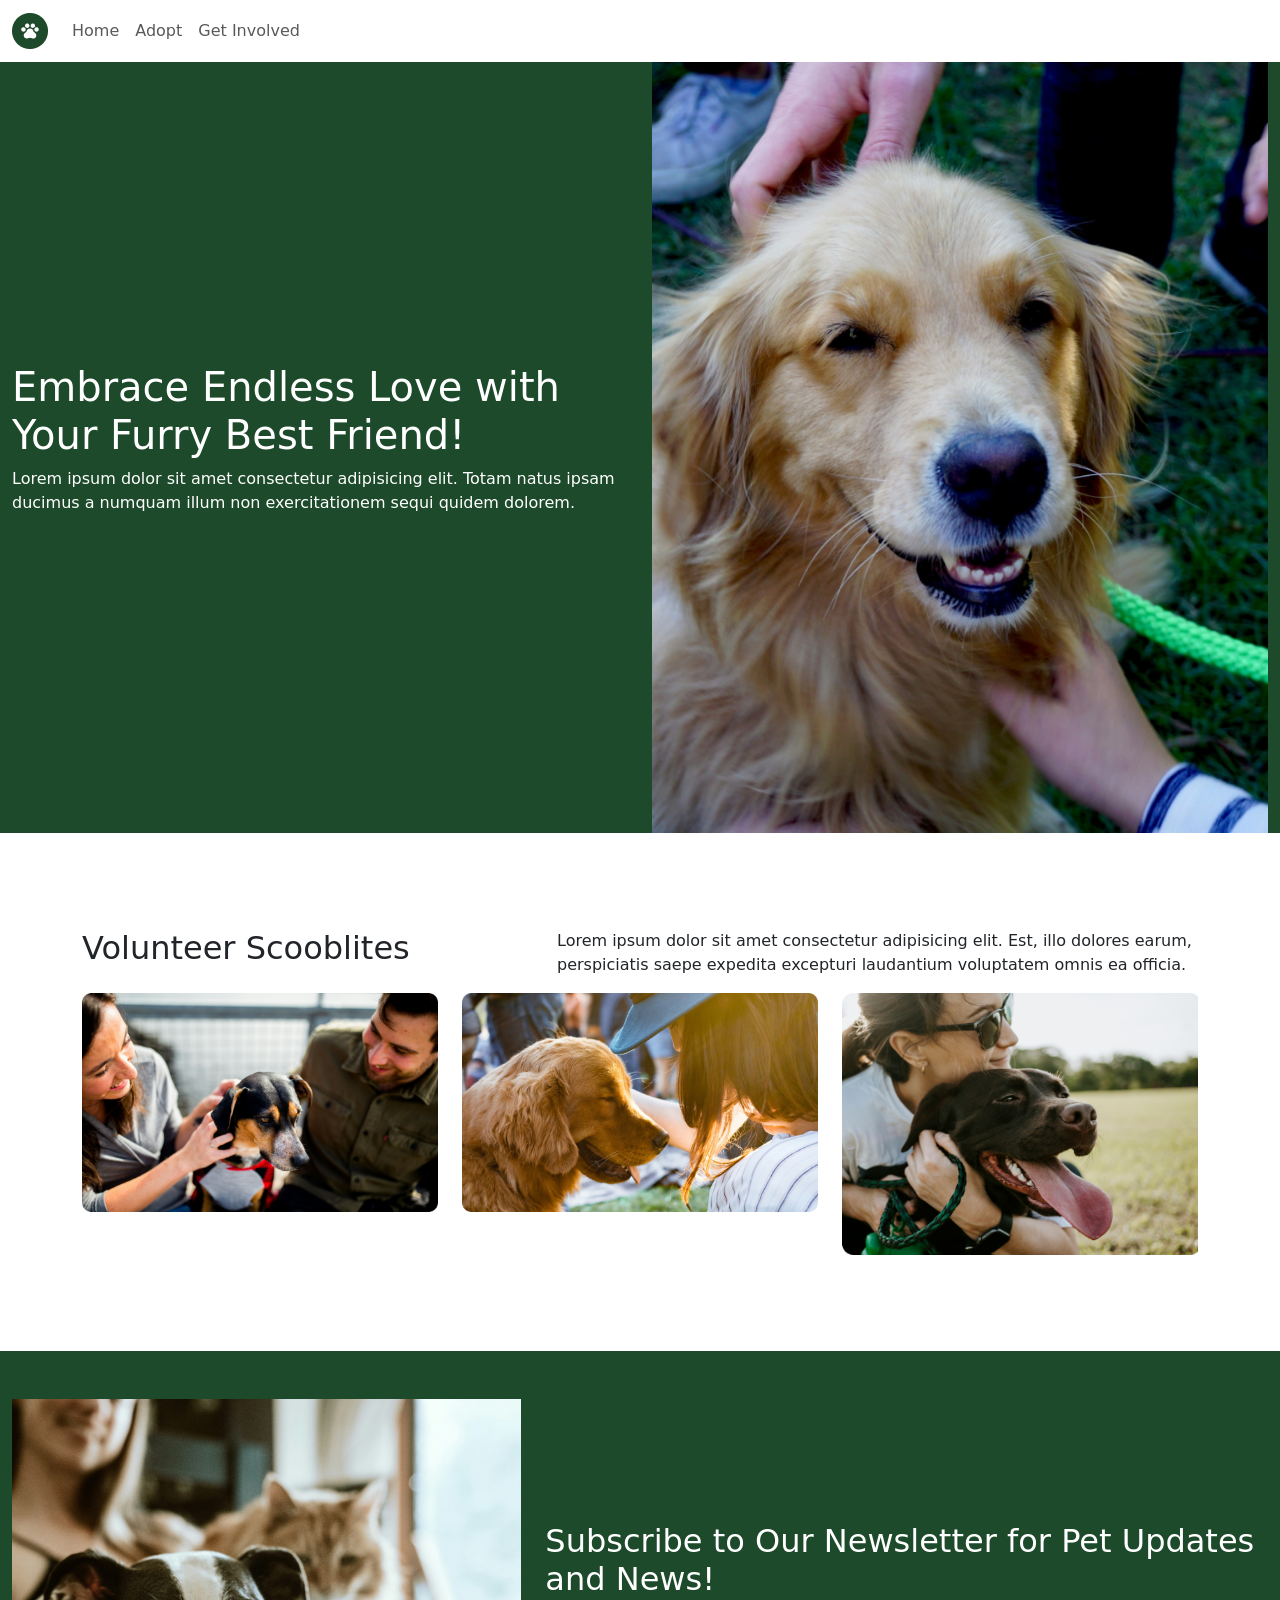
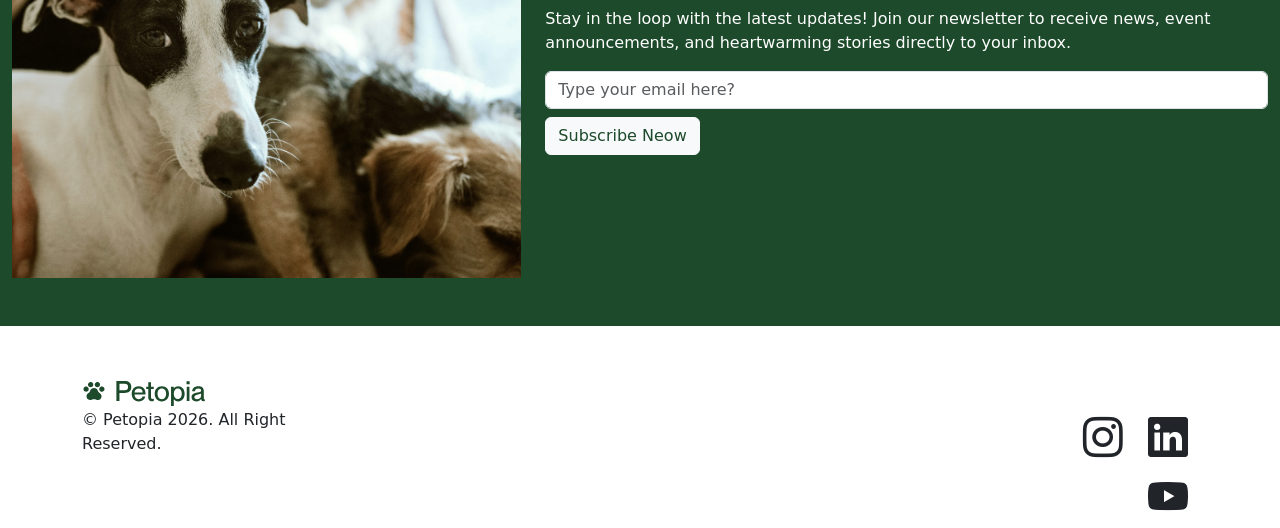
<file: petopia-site/involved.html>
<!DOCTYPE html>
<html lang="en">

<head>
    <meta charset="UTF-8">
    <meta name="viewport" content="width=device-width, initial-scale=1.0">
    <title>Petopia - involved</title>

    <!-- Latest compiled and minified CSS -->
    <link href="https://cdn.jsdelivr.net/npm/bootstrap@5.3.8/dist/css/bootstrap.min.css" rel="stylesheet">

    <link rel="stylesheet" href="https://cdn.jsdelivr.net/npm/bootstrap-icons@1.13.2/font/bootstrap-icons.min.css">

    <!-- custom css -->
    <link href="css/petStyle.css" rel="stylesheet">

    <!-- Latest compiled JavaScript -->
    <script src="https://cdn.jsdelivr.net/npm/bootstrap@5.3.8/dist/js/bootstrap.bundle.min.js"></script>

</head>

<body>

    <!-------------------Collapsing Navbar-------------->
    <nav class="navbar navbar-expand-sm bg-white navbar-light sticky-top">
        <div class="container-fluid">
            <a class="navbar-brand" href="index.html">
                <img src="images/logoIcon.png" alt="Petopia">
            </a>
            <button class="navbar-toggler" type="button" data-bs-toggle="collapse" data-bs-target="#collapsibleNavbar">
                <span class="navbar-toggler-icon"></span>
            </button>
            <div class="collapse navbar-collapse" id="collapsibleNavbar">
                <ul class="navbar-nav">
                    <li class="nav-item">
                        <a class="nav-link" href="index.html">Home</a>
                    </li>
                    <li class="nav-item">
                        <a class="nav-link" href="adopt.html">Adopt</a>
                    </li>
                    <li class="nav-item">
                        <a class="nav-link" href="involved.html">Get Involved</a>
                    </li>
                </ul>
            </div>
        </div>
    </nav>


    <!-------------------Header------------------------->

    <header class="bg-primary text-white mb-5">
        <div class="container-fluid">
            <div class="row">
                <div class="col-sm-6 my-auto">
                    <h1>Embrace Endless Love with Your Furry Best Friend!</h1>
                    <p>Lorem ipsum dolor sit amet consectetur adipisicing elit. Totam natus ipsam ducimus a numquam
                        illum non exercitationem sequi quidem dolorem.</p>
                </div>
                <div class="col-sm-6">
                    <img class="img-fluid" src="images/headerImages/involvedHeader.jpg"
                        alt="Person with adopted pet from Petopia">
                </div>
            </div> <!--end row-->
        </div> <!--ends container-->
    </header>
    <!-- --------------------Main Content------------ -->

    <main>
        <div class="container my-5 py-5">
            <div class="row">
                <div class="col-sm-5">
                    <h2> Volunteer Scooblites</h2>
                </div>
                <div class="col-sm-7">
                    <p> Lorem ipsum dolor sit amet consectetur adipisicing elit. Est, illo dolores earum, perspiciatis
                        saepe expedita excepturi laudantium voluptatem omnis ea officia.</p>
                </div>
            </div>
            <div class="row">
                <div class="col-sm-4"> <img class="img-fluid" src="images/volunteer/volunteer1.png"></div>
                <div class="col-sm-4"> <img class="img-fluid" src="images/volunteer/volunteer2.png"></div>
                <div class="col-sm-4"> <img class="img-fluid" src="images/volunteer/volunteer3.png"></div>
            </div>
        </div><!--ends container-->
    </main>


    <!-- -------------------Newsletter---------------- -->
    <section class="bg-primary py-5 my-5">
        <div class="container-fluid">
            <div class="row">
                <div class="col-sm-5">
                    <img class="img-fluid" src="images/newsletter.jpg" alt="Pets">
                </div>
                <div class="col-sm-7 text-white my-auto">
                    <h2>Subscribe to Our Newsletter for Pet Updates and News!</h2>

                    <p>Stay in the loop with the latest updates! Join our newsletter to receive news, event
                        announcements, and heartwarming stories directly to your inbox. </p>

                    <input type="text" class="form-control" placeholder="Type your email here?"> <button type="button"
                        class="btn btn-light text-primary mt-2">Subscribe Neow</button>
                </div>
            </div>
        </div>
    </section>
    <!-- ------------------Footer--------------------- -->
    <footer>
        <div class="container">
            <div class="row">
                <div class="col-sm-3">
                    <img class="img-fluid" src="images/logoFull.svg" alt="Petopia">
                </div>
            </div>

            <div class="row">
                <div class="col-sm-3">
                    <p>© Petopia 2026. All Right Reserved.</p>
                </div>
                <div class="col-sm-2 offset-sm-7 text-end"><i class="bi bi-instagram"></i> <i
                        class="bi bi-linkedin"></i> <i class="bi bi-youtube"></i></div>
            </div>
        </div>
    </footer>
</body>

</html>
</file>
<file: 3_CharacterSprint/css/mystyle.css>
/* GOOGLE FONTS */
@import url('https://fonts.googleapis.com/css2?family=Rubik+Glitch&family=Science+Gothic:wght@100..900&family=Teko:wght@300..700&display=swap');

.rubik-glitch-regular,
h1 {
    font-family: "Rubik Glitch", system-ui;
    font-weight: 400;
    font-style: normal;
}

header i {
    font-family: Impact, Haettenschweiler, 'Arial Narrow Bold', sans-serif;
    font-weight: 10;
}

.teko,
h2 {
    font-family: "Teko", sans-serif;
    font-optical-sizing: none;
    font-weight: 1400;
    font-size: xx-large
}

h3 {
    font-family: "Teko", sans-serif;
    font-optical-sizing: none;
    font-weight: 1400;
    font-size: x-large
}

.science-gothic,
p,
ul {
    font-family: "Science Gothic", sans-serif;
    font-optical-sizing: auto;
    font-weight: 300;
    font-style: normal;
    font-variation-settings:
        "slnt" 0,
        "wdth" 100,
        "CTRS" 0;
}

.references i {
    font-family: "Science Gothic", sans-serif;
    font-optical-sizing: auto;
    font-weight: 300;
    font-style: oblique;
    font-variation-settings:
        "slnt" 0,
        "wdth" 100,
        "CTRS" 0;
}

/* body */

body {
    padding: 0px;
    margin: 0px;
    /* font */
    text-align: justify;

    /* bg  */
    background: #3D3A33;
    background: linear-gradient(180deg, rgba(61, 58, 51, 1) 0%, rgba(186, 181, 172, 1) 75%, rgba(179, 32, 27, 1) 91%);
    /* shadow */
    -webkit-box-shadow: inset 0px 0px 50px 50px black;
    box-shadow: inset 0px 0px 50px 50px rgba(0, 0, 0, 0.055);
}

/* ************************************ */
header {
    background: #BAB5AC;
    background: linear-gradient(90deg, rgb(221, 218, 211) 0%, rgb(117, 112, 99) 100%);
    text-align: center;
    padding-bottom: 10px;
    margin: auto;
}

header img {
    -webkit-box-shadow: inset 0px 0px 17px 50px transparent;
    box-shadow: inset 0px 0px 17px 50px transparent;
    transition: all 0.5s;
}

header img:hover {
    transform: scale(0.9);
    -webkit-box-shadow: inset 0px 0px 17px 50px #000000;
    box-shadow: inset 0px 0px 17px 50px #000000;
}

h1 {
    background: #BAB5AC;
    background: linear-gradient(0deg, rgba(221, 218, 211, 0) 0%, rgb(61, 58, 51) 100%);
    padding-top: 10px;
    padding-bottom: 10px;
    color: rgb(255, 255, 255);
    transition: all 0.4s;
}

h1:hover {
    text-shadow: 4px 3px 0 #1a1a1a8f, 3px -7px 0px rgba(139, 0, 0, 0);
    color: #ff0000;
    background: #b8b8b8;
    background: linear-gradient(0deg, rgba(221, 218, 211, 0) 0%, rgb(61, 58, 51) 100%);
    transform: scale(1.5);

}

h2 {
    text-align: center;
}

/* ********** */
img {
    border-radius: 10px;
    -webkit-box-shadow: 5px 5px 10px -1px rgba(0, 0, 0, 0.61);
    box-shadow: 5px 5px 10px -1px rgba(0, 0, 0, 0.61);
    margin-left: 20px;
    margin-right: 20px;
    margin-bottom: 10px;

}

/* ************************************** */
section {
    background-color: #afa99a;
    overflow: hidden;
    max-width: 960px;
    margin: auto;
    padding: 10px;
    border-radius: 10px;
    margin-top: 20px;
    margin-bottom: 20px;
    transition: all 0.3s;
    /*  */
    outline-width: 3px;
    outline-style: solid;
    outline-color: #ff0000;
}

section:hover {
    -webkit-box-shadow: 5px 5px 10px -1px rgba(0, 0, 0, 0.61);
    box-shadow: 5px 5px 10px -1px rgba(0, 0, 0, 0.795);
    transform: scale(1.02);
    background-color: rgb(206, 201, 188);
    outline-color: #500000;
    outline-width: 5px;
}

p {
    text-indent: 50px;
    line-height: 1.5;
}

i {
    font-family: 'Times New Roman', Times, serif
}

a {
    color: #6e0000;
}

a:hover {
    color: #ff0000;
    text-decoration: wavy;
}

/* ************************************** */
div {
    background-color: rgba(255, 255, 255, 0.507);
    margin-left: 10px;
    margin-right: 10px;
    margin-bottom: 10px;
    padding: 10px;
    border-radius: 10px;

}

/* ****************** */
.floatRight {
    float: right;
}

.floatLeft {
    float: left;
}

.bg-dark {
    margin-left: 10%;
}

.bg-light {
    margin-right: 10%;
}

.quotes {
    max-width: 1200px;
    margin-right: 10%;
}

.ass {
    max-width: 1200px;
    margin-left: 10%;
}


.containter-ass {
    display: grid;
    grid-template-columns: auto auto auto;
    text-align: center;
    background-color: #00000000;
}

.containter-ass p {
    text-indent: 0px;
}

.containter-ass img {
    float: left;
}

/* ********** */

.containter-quotes {
    display: grid;
    grid-template-columns: auto auto auto;
    background-color: #00000000;
    text-align: center;
}

.containter-quotes ul {
    block-size: auto;
    border-radius: 10px;
    max-width: fit-content;
    margin: auto;
    list-style-type: none;
    list-style-position: inside;
    padding-right: 0px;
}

.references {
    text-align: center;
    max-width: 100%;
    border-radius: 0%;
    margin-bottom: 0px;
    outline-color: #000000;
}

.references:hover {
    transform: none;
    outline-color: #000000;
}

/* *********************nav******************************************* */
nav ul {
    list-style-type: none;
    margin: 0;
    padding: 0;
    overflow: hidden;
    background-color: #da3939;
    transition: all 0.4;
}

nav ul li {
    float: left;
    margin-left: 20px;
}

nav ul li a {
    display: block;
    border: #000000;
    border-radius: 10px;
    color: rgb(0, 0, 0);
    background-color: #da3939;
    text-align: center;
    /* t, r, b, l  */
    /* t&n,rgb(0, 0, 0)*/
    padding: 14px 16px;
    text-decoration: none;
    transition: all 0.1s;
}

/* pseudo class */
nav ul li a:hover {
    background-color: #ff0000;
    color: #000000;
    -webkit-box-shadow: 0px 0px 9px 4px rgba(114, 46, 0, 0.67);
    box-shadow: 0px 0px 9px 4px rgba(114, 46, 0, 0.67);
    transform: scale(1.1);
}

nav {
    position: sticky;
    top: 0;
    margin-bottom: 10px;

}

/* ***********************footer***************** */


footer ul {
    list-style-type: none;
    margin: 0px;
    padding-top: 0px;
    overflow: hidden;
    background-color: #da3939;

}

footer ul li {
    float: left;
}

footer ul li a {
    display: block;
    border: #000000;
    border-radius: 10px;
    color: rgb(0, 0, 0);
    background-color: #da3939;
    text-align: center;
    /* t, r, b, l  */
    /* t&n,rgb(0, 0, 0)*/
    padding: 14px 16px;
    text-decoration: none;
    transition: all 0.1s;
    max-width: 300px;
    margin: auto;
}

/* pseudo class */
footer ul li a:hover {
    background-color: #ff0000;
    color: #000000;
    -webkit-box-shadow: 0px 0px 9px 4px rgba(114, 46, 0, 0.67);
    box-shadow: 0px 0px 9px 4px rgba(114, 46, 0, 0.67);
    transform: scale(1.1);
}
</file>
<file: 8_bio/CSS/Bio.css>
.lilita-one-regular {
    font-family: "Lilita One", sans-serif;
    font-weight: 400;
    font-style: normal;
}

.shippori-antique-b1-regular {
    font-family: "Shippori Antique B1", sans-serif;
    font-weight: 400;
    font-style: normal;
}

/* ***************************** */

body {
    padding: 0px;
    margin: 0px;
    font-family: "Shippori Antique B1", sans-serif;
    font-weight: 400;
    font-style: normal;
    background: #09094f;
    background: linear-gradient(46deg, #09094f 0%, rgba(6, 79, 167, 1) 100%);
    -webkit-box-shadow: inset 0px 0px 50px 50px black;
    box-shadow: inset 0px 0px 50px 50px rgba(0, 0, 0, 0.055);
    color: #000000;
}

.interests .interest-img p {
    text-align: justify;
}

section .container {
    background-color: #FFE2B7;
    background: linear-gradient(180deg, #FFE2B7 0%, #ff9900 100%);
    border-radius: 25px;
    outline-width: 10px;
    outline-style: solid;
    outline-color: #09094f;
    transition: all 0.3s;
}

section .container:hover {
    -webkit-box-shadow: 5px 5px 10px -1px rgba(0, 0, 0, 0.61);
    box-shadow: 5px 5px 10px -1px rgba(0, 0, 0, 0.795);
    transform: scale(1.02);

    outline-color: #ff7b00;
    outline-width: 5px;
}

img,
iframe {
    border-radius: 25px;
    outline-width: 5px;
    outline-style: solid;
    outline-color: white;
    display: block;
    margin-top: auto;
    margin-bottom: auto;
    justify-content: center;
    align-items: center;
    display: flex;
}

/* image hover */
section img {
    transition: all 0.3s;
}

section img:hover {
    transform: scale(1.15);
}

.bio img:hover {
    transform: scale(1.03);
}

header img {
    outline-width: 0px;
}

/* iframe hover */

section iframe {
    transition: all 0.3s;
}

section iframe:hover {
    transform: scale(1.15);
}

/* **** */

.interest-img {
    background-color: #ffe2b700;
    border-radius: 25px;
    transition: all 0.3s;
}

.interest-img:hover {

    background-color: #ffe2b7;
}

footer,
header {
    background: #09094f;
    background: linear-gradient(0deg, #ff9900 0%, #2a2a9c 100%);
    outline-width: 10px;
    outline-style: solid;
    outline-color: #09094f;
    color: whitesmoke;
}

.footer-info {
    box-shadow: 1px 1px 22px 0px rgba(255, 255, 255, 0.75);
    -webkit-box-shadow: 1px 1px 22px 0px rgba(255, 255, 255, 0.75);
    background-color: rgba(255, 255, 255, 0.5);
    color: #000000;
    text-align: center;
    font-variant: small-caps;
    font-weight: bold;
}

h1,
h2,
h3,
h4 {
    font-variant: small-caps;
    padding: 5px;
    font-family: "Lilita One", sans-serif;
    font-weight: 400;
    font-style: normal;
}

h1 {
    font-size: 100px;
}

.interests,
.editing {
    margin-left: 10%;
}

.bio,
.art {
    margin-right: 10%;
}


/* CAROUSEL **************************** */
.carousel {
    background-color: rgba(0, 0, 0, 0.5);
    border-radius: 25px;
    transition: all 0.3s;
    outline-width: 0px;
    outline-color: black;
    outline-style: solid;
}

.carousel:hover {
    transform: scale(1.1);
    border-radius: 25px;
    outline-width: 10px;
    outline-color: white;

}

.carousel img {
    border-radius: 25px;
    outline-width: 0px;
    transition: all 0.3s;
}

.carousel img:hover {
    transform: scale(1);
    border-radius: 25px;
}

.carousel-control-prev {
    background: #000000;
    background: linear-gradient(90deg, rgba(0, 0, 0, 0.53) 0%, rgba(0, 0, 0, 0) 70%);
    border-radius: 25px;
}

.carousel-control-next {
    background: #000000;
    background: linear-gradient(-90deg, rgba(0, 0, 0, 0.53) 0%, rgba(0, 0, 0, 0) 70%);
    border-radius: 25px;
}

/* *********************nav******************************************* */
nav ul {
    list-style-type: none;
    margin: 0;
    padding: 5px;
    overflow: hidden;
    background: #09094f;
    background: linear-gradient(270deg, #09094f 0%, rgba(6, 79, 167, 1) 100%);
    transition: all 0.4s;
}

nav ul li {
    float: left;
    margin-left: 20px;
}

nav ul li a {
    display: block;
    border: #000000;
    border-radius: 10px;
    color: rgb(0, 0, 0);
    background-color: #0987b8ad;
    text-align: center;
    /* t, r, b, l  */
    /* t&n,rgb(0, 0, 0)*/
    padding: 14px 16px;
    text-decoration: none;
    transition: all 0.1s;
}

/* pseudo class */
nav ul li a:hover {
    background-color: #ff9900;
    color: #000000;
    -webkit-box-shadow: 0px 0px 9px 4px #ff9900;
    box-shadow: 0px 0px 9px 4px #ff9900;
    transform: scale(1.1);
}

nav {
    position: sticky;
    top: 0;
    margin-bottom: 10px;
    margin-top: 10px;
    outline-width: 10px;
    outline-style: solid;
    outline-color: #09094f;
    box-shadow: 0px 25px 25px -14px rgba(0, 0, 0, 0.75);
    -webkit-box-shadow: 0px 25px 25px -14px rgba(0, 0, 0, 0.75);

}
</file>
<file: 9_Bonesbourgh/Css/bones.css>
:root {
    --bs-primary: #608358;
    --bs-primary-rgb: 96, 131, 88;

    --bs-primary-bg-subtle: #b9ddb1;
    --bs-primary-bg-subtle-rgb: 185, 221, 177;

    --bs-link-color: #000000;
    --bs-link-color-rgb: 37, 59, 32;

    --bs-link-hover-color: #ffffff;
    --bs-link-hover-color-rgb: 37, 59, 32;
}

.aladin-regular,
h2,
h3,
h4,
h5 {
    font-family: "Aladin", system-ui;
    font-weight: 400;
    font-style: normal;
}

.asul-regular,
p,
nav {
    font-family: "Asul", serif;
    font-weight: 600;
    font-style: normal;
}

.asul-bold {
    font-family: "Asul", serif;
    font-weight: 700;
    font-style: normal;
}



@keyframes myAnimation {
    0% {
        background: #C9B181;
    }


    25% {
        background: #629539;
    }

    50% {
        background: #C9B181;
    }

    75% {
        background: #629539;
    }

    100% {
        background: #C9B181;
    }
}

/* ***************************************************** */
body {
    background: #C9B181;
    /*  */
    animation-name: myAnimation;
    animation-duration: 30s;
    animation-iteration-count: infinite;
}

/* ******** */

.row {
    background-color: #ffffffe5;

}

h1 {
    font-size: clamp(1rem, 1.5rem + 5vw, 35rem);
    font-family: "Aladin", cursive, system-ui;
    font-weight: 900;
    font-style: oblique;
    font-variant: small-caps;
}

.footer123 {
    background: #629539;
    background: linear-gradient(180deg, #c9b18105 50%, #62953979 100%);
}

.longparagraph {
    text-indent: 50px;
    text-align: justify;
}

i {
    transition: all 0.5s;
    font-size: x-large;
    color: inherit;
    background-color: #ffffffe5;
    border-radius: 25%;
    padding: 2px 5px;
}

i:hover {
    font-size: xx-large;
    color: inherit;
    background-color: #ffffffe5;
    border-radius: 25%;
    padding: 2px 5px;

}

.explore {
    background-image: url("../images/temp.jpg");
}

.explore p {
    transition: all 0.5s;
    opacity: 0.9;
    box-shadow: 10px 10px 16px -4px #38503378;
    -webkit-box-shadow: 10px 10px 16px -4px #38503378;
    -moz-box-shadow: 10px 10px 16px -4px #38503378;
    width: 120px;
    /*  */
    font-family: "Asul", serif;
    font-weight: 700;
    font-style: normal;
}

.explore p:hover {
    opacity: 1.0;
    box-shadow: 10px 10px 16px -5px #38503378;
    -webkit-box-shadow: 10px 10px 16px -5px #38503378;
    -moz-box-shadow: 10px 10px 16px -5px #38503378;
    outline-width: 5px;
    width: 200px;
    font-weight: 900;
}

/*  */
.image123 {
    background-image: url("../images/IndexCity.jpg");
}

.imagereference {
    background-image: url("../images/IndexCity.jpg");
    background-size: 300px;
}

.imagegeography {
    background-image: url("../images/LocationForest.jpg");
    background-size: 300px;
}

.imageeconomy {
    background-image: url("../images/potion.jpg");
    background-size: 300px;
}

.imagepeople {
    background-image: url("../images/OldImage.jpg");
    background-size: 300px;
}

.imageattraction {
    background-image: url("../images/marketplace.jpg");
    background-size: 300px;
    outline-width: 5px;
}

/* from w3 schools */
/* NAV BAR */
ul {
    list-style-type: none;
    margin: 0;
    overflow: hidden;

}

ul li {
    float: left;
    display: block;
    color: rgb(0, 0, 0);
    text-align: center;
    padding: 4px 6px;
    text-decoration: none;
}

nav {
    background-color: #ffffffef;
}

.nav-item {
    font-size: inherit;
    font-weight: inherit;
    transition: all 0.5s;
}

.nav-item:hover {
    font-size: larger;
    font-weight: 700;
}
</file>
<file: buttonClickCity/css/build.css>
/* Class for setting height to 40% of the viewport */
.customHeight{
    height:40vh;
}
/* main background colour */
.bg-main{
    background-color: rgb(255, 70, 70);
}

/* background colour for behind the city */
.bg_city{
    background-color: rgb(243, 214, 214)
}
</file>
<file: petopia-site/css/petStyle.css>
:root {
    --bs-primary: #1c4a2a;
    --bs-primary-rgb: 28, 74, 42;
}

:hover {

    rotate: 0.1deg;

}



div {
    transition: 1s;
}

i {
    font-size: 2.5rem;
    margin: auto 10px
}

`
</file>
